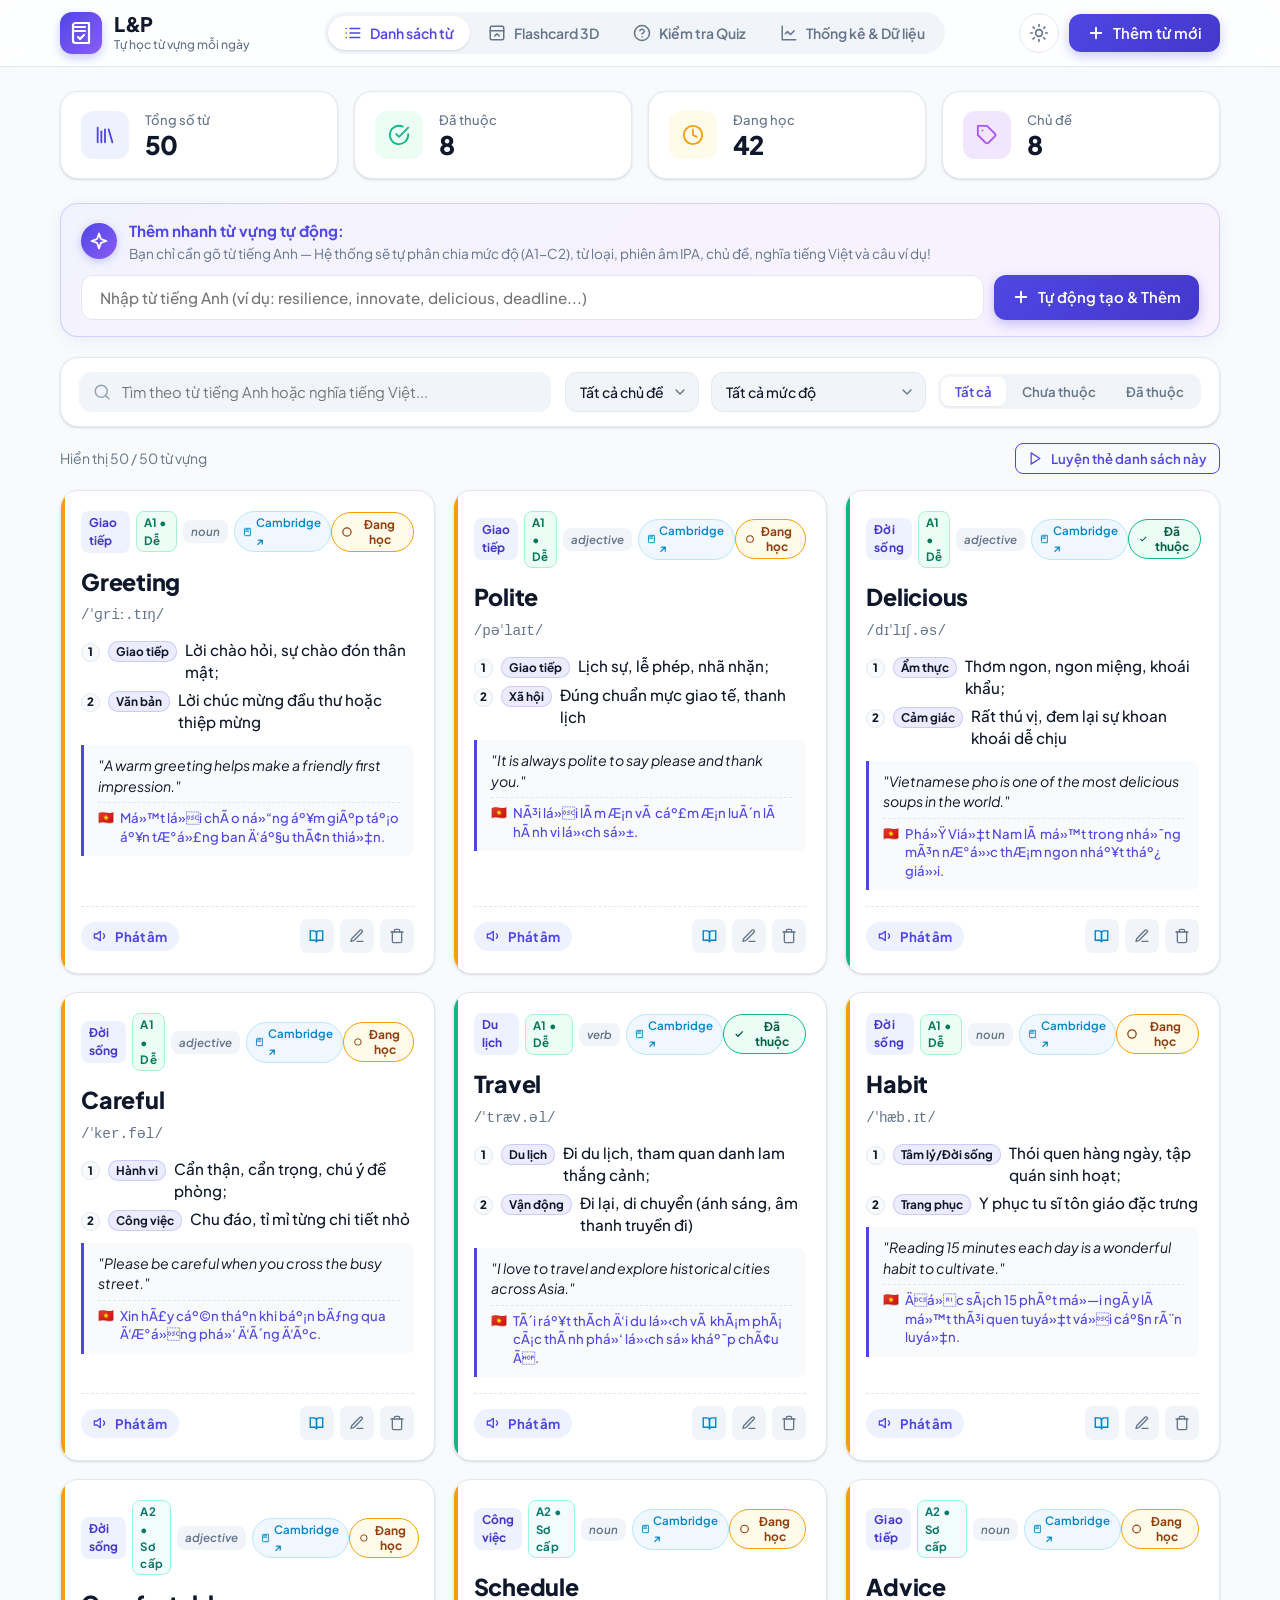
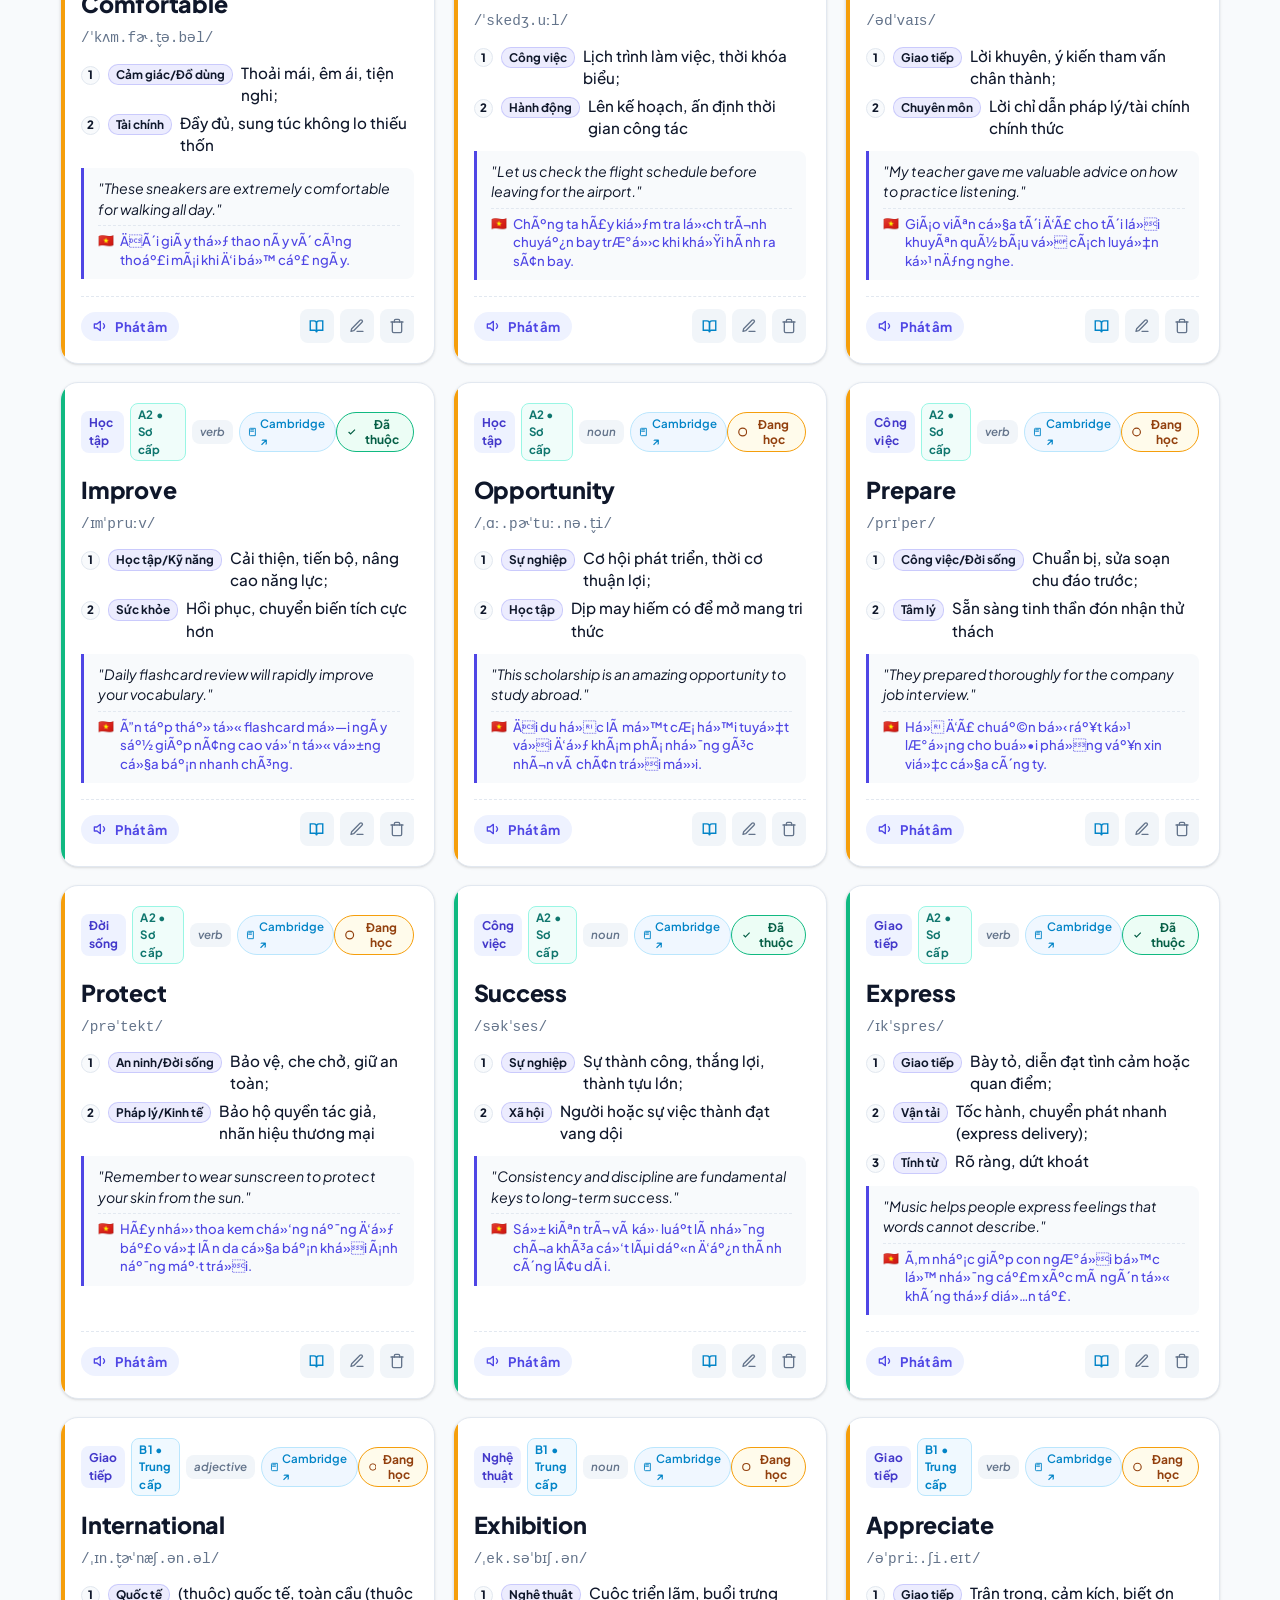
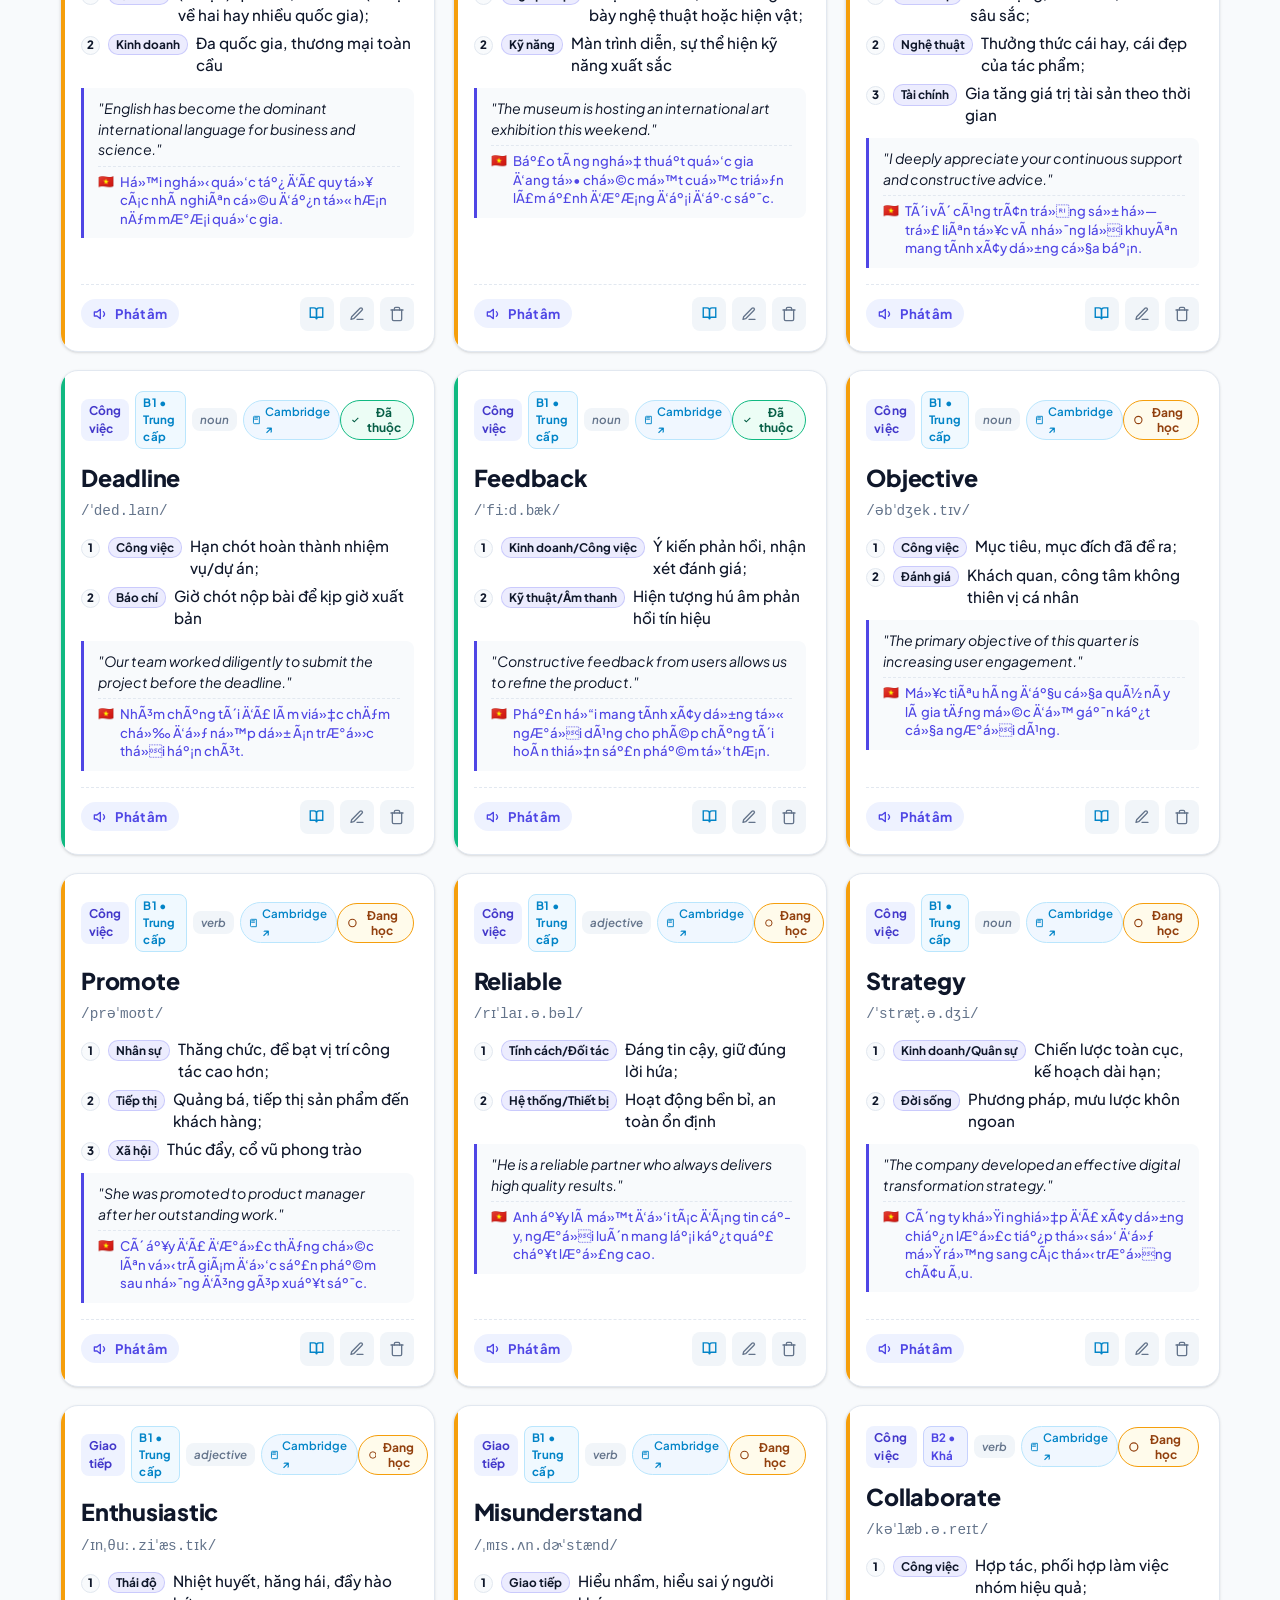
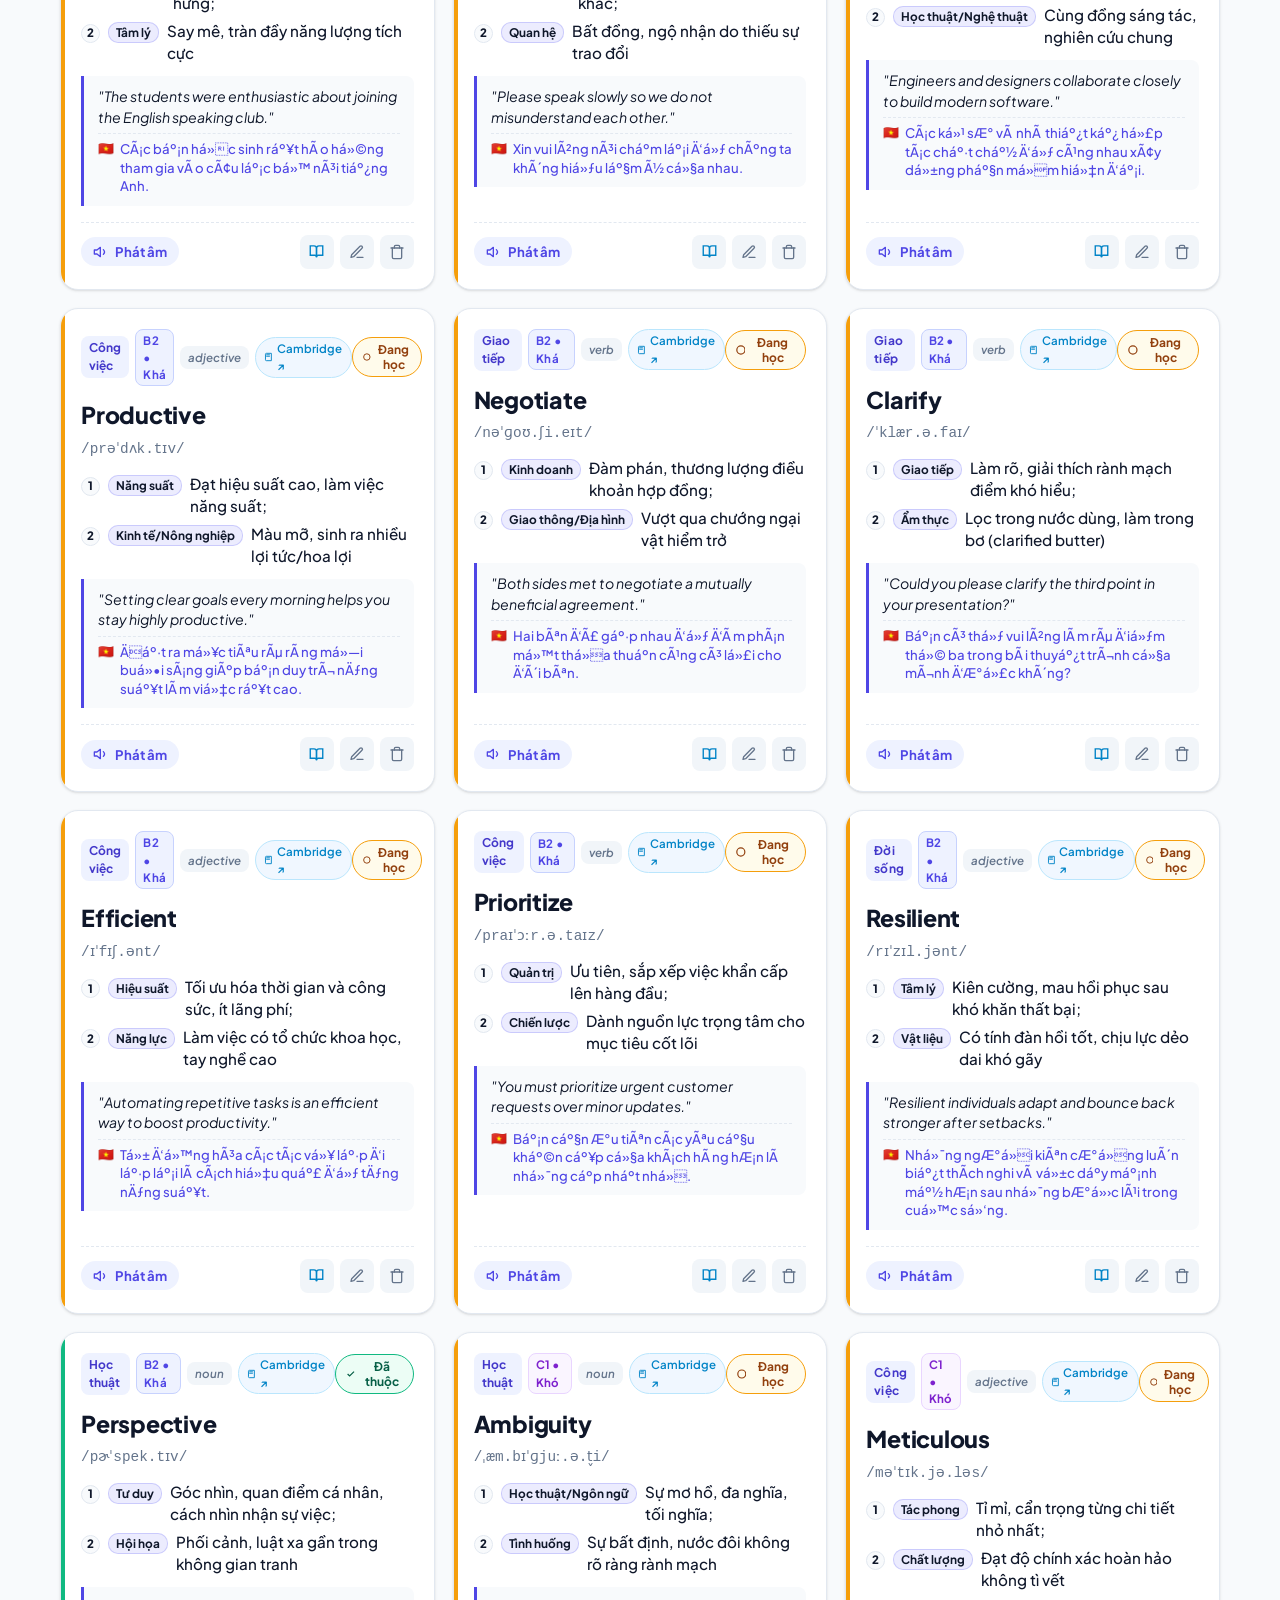
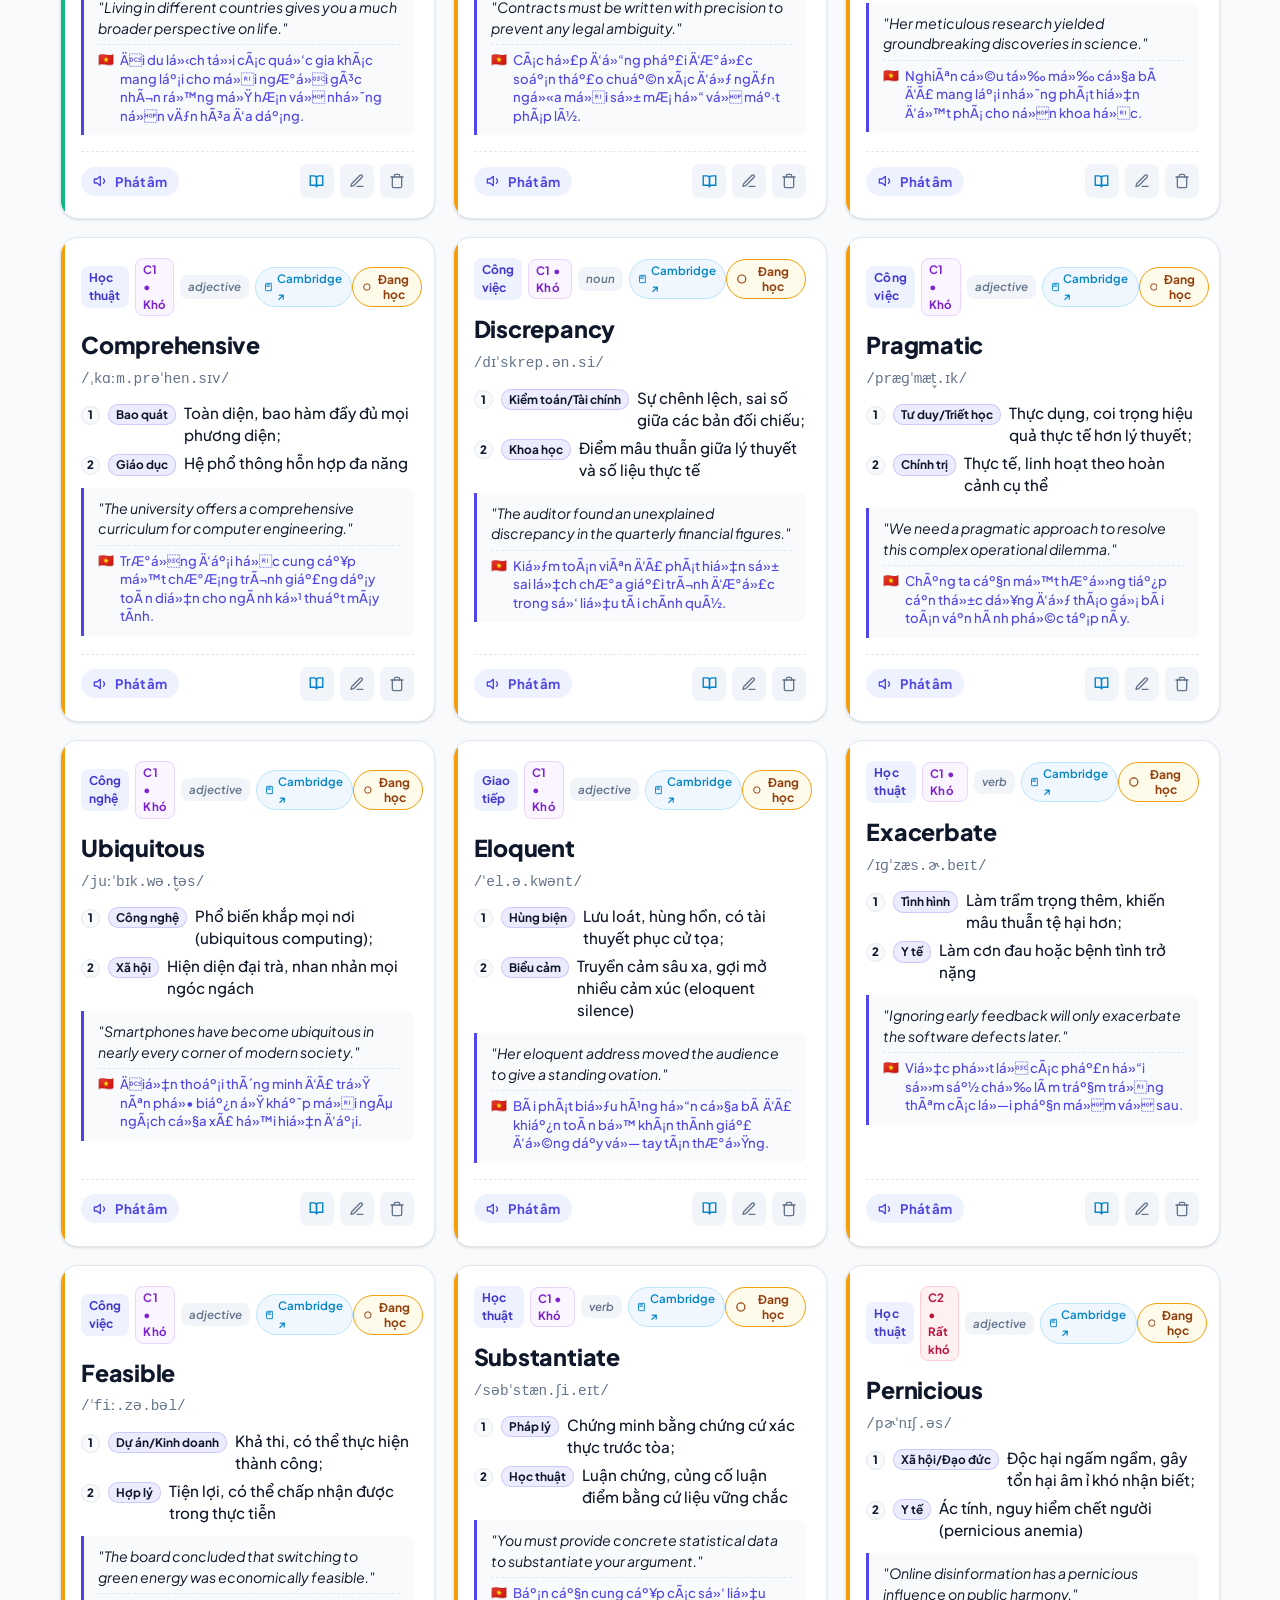
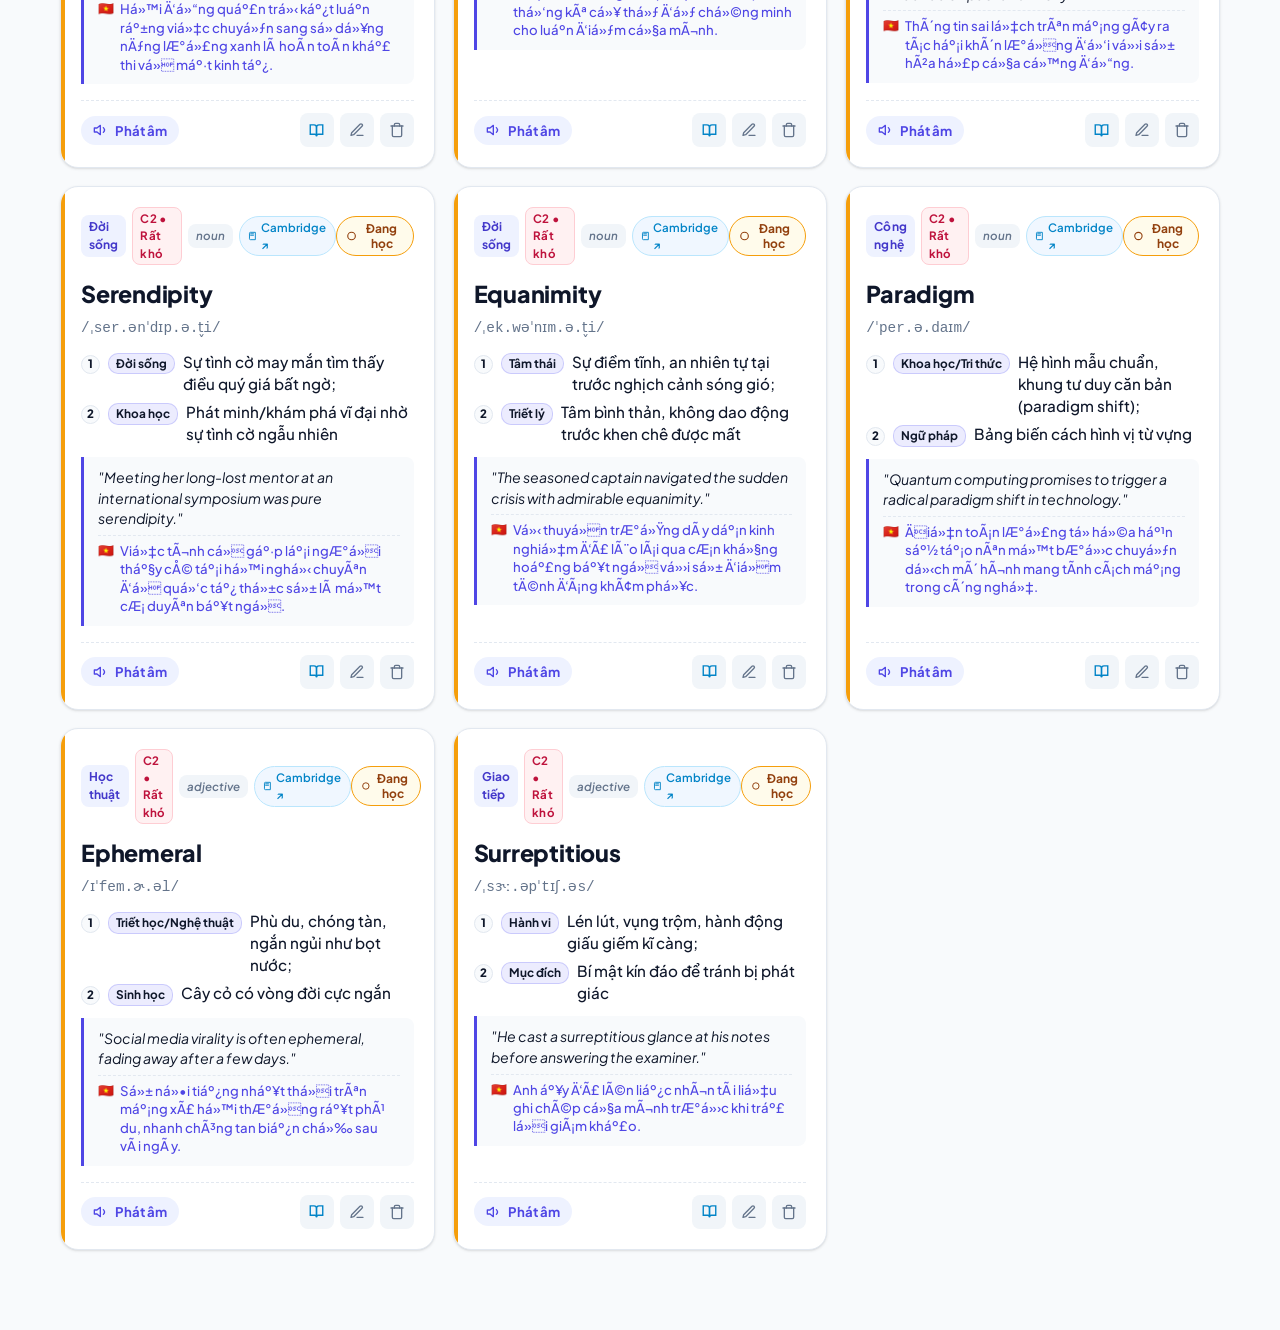
<file: english/index.html>
<!DOCTYPE html>
<html lang="vi" data-theme="light">
<head>
  <meta charset="UTF-8">
  <meta name="viewport" content="width=device-width, initial-scale=1.0">
  <title> L & P </title>
  <link rel="preconnect" href="https://fonts.googleapis.com">
  <link rel="preconnect" href="https://fonts.gstatic.com" crossorigin>
  <link href="https://fonts.googleapis.com/css2?family=Plus+Jakarta+Sans:wght@400;500;600;700;800&display=swap" rel="stylesheet">
  <link rel="stylesheet" href="style.css">
</head>
<body>
  <!-- Header / Navigation -->
  <header class="app-header">
    <div class="header-container">
      <div class="brand">
        <div class="brand-icon">
          <svg width="24" height="24" viewBox="0 0 24 24" fill="none" stroke="currentColor" stroke-width="2.2" stroke-linecap="round" stroke-linejoin="round">
            <path d="M4 19.5v-15A2.5 2.5 0 0 1 6.5 2H20v20H6.5a2.5 2.5 0 0 1-2.5-2.5Z"/>
            <path d="M6 6h10"/>
            <path d="M6 10h10"/>
            <path d="m9 16 2 2 4-4"/>
          </svg>
        </div>
        <div class="brand-text">
          <h1> L&P </P> <span></span></h1>
          <p>Tự học từ vựng mỗi ngày</p>
        </div>
      </div>

      <nav class="desktop-nav" aria-label="Menu chính">
        <button class="nav-tab active" data-tab="vocab-list">
          <svg width="18" height="18" viewBox="0 0 24 24" fill="none" stroke="currentColor" stroke-width="2" stroke-linecap="round" stroke-linejoin="round">
            <line x1="8" y1="6" x2="21" y2="6"/>
            <line x1="8" y1="12" x2="21" y2="12"/>
            <line x1="8" y1="18" x2="21" y2="18"/>
            <line x1="3" y1="6" x2="3.01" y2="6"/>
            <line x1="3" y1="12" x2="3.01" y2="12"/>
            <line x1="3" y1="18" x2="3.01" y2="18"/>
          </svg>
          <span>Danh sách từ</span>
        </button>
        <button class="nav-tab" data-tab="flashcard">
          <svg width="18" height="18" viewBox="0 0 24 24" fill="none" stroke="currentColor" stroke-width="2" stroke-linecap="round" stroke-linejoin="round">
            <rect width="18" height="18" x="3" y="3" rx="2"/>
            <path d="M3 9h18"/>
            <path d="m9 16 3-3 3 3"/>
          </svg>
          <span>Flashcard 3D</span>
        </button>
        <button class="nav-tab" data-tab="quiz">
          <svg width="18" height="18" viewBox="0 0 24 24" fill="none" stroke="currentColor" stroke-width="2" stroke-linecap="round" stroke-linejoin="round">
            <circle cx="12" cy="12" r="10"/>
            <path d="M9.09 9a3 3 0 0 1 5.83 1c0 2-3 3-3 3"/>
            <line x1="12" y1="17" x2="12.01" y2="17"/>
          </svg>
          <span>Kiểm tra Quiz</span>
        </button>
        <button class="nav-tab" data-tab="stats">
          <svg width="18" height="18" viewBox="0 0 24 24" fill="none" stroke="currentColor" stroke-width="2" stroke-linecap="round" stroke-linejoin="round">
            <path d="M3 3v18h18"/>
            <path d="m19 9-5 5-4-4-3 3"/>
          </svg>
          <span>Thống kê & Dữ liệu</span>
        </button>
      </nav>

      <div class="header-actions">
        <button id="themeToggleBtn" class="icon-btn" title="Chuyển đổi giao diện Sáng / Tối" aria-label="Toggle theme">
          <svg class="sun-icon" width="20" height="20" viewBox="0 0 24 24" fill="none" stroke="currentColor" stroke-width="2" stroke-linecap="round" stroke-linejoin="round">
            <circle cx="12" cy="12" r="4"/>
            <path d="M12 2v2"/>
            <path d="M12 20v2"/>
            <path d="m4.93 4.93 1.41 1.41"/>
            <path d="m17.66 17.66 1.41 1.41"/>
            <path d="M2 12h2"/>
            <path d="M20 12h2"/>
            <path d="m6.34 17.66-1.41 1.41"/>
            <path d="m19.07 4.93-1.41 1.41"/>
          </svg>
          <svg class="moon-icon" width="20" height="20" viewBox="0 0 24 24" fill="none" stroke="currentColor" stroke-width="2" stroke-linecap="round" stroke-linejoin="round">
            <path d="M12 3a6 6 0 0 0 9 9 9 9 0 1 1-9-9Z"/>
          </svg>
        </button>
        <button id="openAddModalBtn" class="btn btn-primary">
          <svg width="18" height="18" viewBox="0 0 24 24" fill="none" stroke="currentColor" stroke-width="2.5" stroke-linecap="round" stroke-linejoin="round">
            <line x1="12" y1="5" x2="12" y2="19"/>
            <line x1="5" y1="12" x2="19" y2="12"/>
          </svg>
          <span>Thêm từ mới</span>
        </button>
      </div>
    </div>
  </header>

  <!-- Main Content Container -->
  <main class="main-container">

    <!-- ==================== TAB 1: DANH SÁCH TỪ VỰNG ==================== -->
    <section id="vocab-list-section" class="tab-section active">
      <!-- Dashboard Stats -->
      <div class="stats-overview-grid">
        <div class="stat-card total-stat">
          <div class="stat-icon">
            <svg width="22" height="22" viewBox="0 0 24 24" fill="none" stroke="currentColor" stroke-width="2" stroke-linecap="round" stroke-linejoin="round">
              <path d="m16 6 4 14"/>
              <path d="M12 6v14"/>
              <path d="M8 8v12"/>
              <path d="M4 4v16"/>
            </svg>
          </div>
          <div class="stat-info">
            <span class="stat-label">Tổng số từ</span>
            <span class="stat-value" id="statTotalWords">0</span>
          </div>
        </div>

        <div class="stat-card mastered-stat">
          <div class="stat-icon">
            <svg width="22" height="22" viewBox="0 0 24 24" fill="none" stroke="currentColor" stroke-width="2" stroke-linecap="round" stroke-linejoin="round">
              <path d="M22 11.08V12a10 10 0 1 1-5.93-9.14"/>
              <polyline points="22 4 12 14.01 9 11.01"/>
            </svg>
          </div>
          <div class="stat-info">
            <span class="stat-label">Đã thuộc</span>
            <span class="stat-value" id="statMasteredWords">0</span>
          </div>
        </div>

        <div class="stat-card learning-stat">
          <div class="stat-icon">
            <svg width="22" height="22" viewBox="0 0 24 24" fill="none" stroke="currentColor" stroke-width="2" stroke-linecap="round" stroke-linejoin="round">
              <circle cx="12" cy="12" r="10"/>
              <polyline points="12 6 12 12 16 14"/>
            </svg>
          </div>
          <div class="stat-info">
            <span class="stat-label">Đang học</span>
            <span class="stat-value" id="statLearningWords">0</span>
          </div>
        </div>

        <div class="stat-card topics-stat">
          <div class="stat-icon">
            <svg width="22" height="22" viewBox="0 0 24 24" fill="none" stroke="currentColor" stroke-width="2" stroke-linecap="round" stroke-linejoin="round">
              <path d="M20.59 13.41l-7.17 7.17a2 2 0 0 1-2.83 0L2 12V2h10l8.59 8.59a2 2 0 0 1 0 2.82z"/>
              <line x1="7" y1="7" x2="7.01" y2="7"/>
            </svg>
          </div>
          <div class="stat-info">
            <span class="stat-label">Chủ đề</span>
            <span class="stat-value" id="statTopicCount">0</span>
          </div>
        </div>
      </div>

      <!-- Quick Auto-Add Bar (Chỉ cần gõ từ tiếng Anh) -->
      <div class="quick-add-card">
        <div class="quick-add-header">
          <div class="magic-sparkle-icon">
            <svg width="20" height="20" viewBox="0 0 24 24" fill="none" stroke="currentColor" stroke-width="2.2" stroke-linecap="round" stroke-linejoin="round">
              <path d="m12 3-1.9 5.8a2 2 0 0 1-1.3 1.3L3 12l5.8 1.9a2 2 0 0 1 1.3 1.3L12 21l1.9-5.8a2 2 0 0 1 1.3-1.3L21 12l-5.8-1.9a2 2 0 0 1-1.3-1.3Z"/>
            </svg>
          </div>
          <div class="quick-add-desc">
            <strong>Thêm nhanh từ vựng tự động:</strong>
            <span>Bạn chỉ cần gõ từ tiếng Anh — Hệ thống sẽ tự phân chia mức độ (A1-C2), từ loại, phiên âm IPA, chủ đề, nghĩa tiếng Việt và câu ví dụ!</span>
          </div>
        </div>
        <form id="quickAddForm" class="quick-add-form">
          <div class="quick-add-input-wrapper">
            <input type="text" id="quickAddInput" placeholder="Nhập từ tiếng Anh (ví dụ: resilience, innovate, delicious, deadline...)" autocomplete="off" required>
          </div>
          <button type="submit" id="quickAddBtn" class="btn btn-primary">
            <svg width="18" height="18" viewBox="0 0 24 24" fill="none" stroke="currentColor" stroke-width="2.5" stroke-linecap="round" stroke-linejoin="round">
              <line x1="12" y1="5" x2="12" y2="19"/>
              <line x1="5" y1="12" x2="19" y2="12"/>
            </svg>
            <span>Tự động tạo & Thêm</span>
          </button>
        </form>
      </div>

      <!-- Filters & Search Toolbar -->
      <div class="toolbar-card">
        <div class="search-input-wrapper">
          <svg class="search-icon" width="18" height="18" viewBox="0 0 24 24" fill="none" stroke="currentColor" stroke-width="2" stroke-linecap="round" stroke-linejoin="round">
            <circle cx="11" cy="11" r="8"/>
            <line x1="21" y1="21" x2="16.65" y2="16.65"/>
          </svg>
          <input type="text" id="searchInput" placeholder="Tìm theo từ tiếng Anh hoặc nghĩa tiếng Việt..." autocomplete="off">
          <button id="clearSearchBtn" class="clear-btn" title="Xóa tìm kiếm" style="display: none;">&times;</button>
        </div>

        <div class="filter-controls">
          <div class="select-wrapper">
            <label for="topicFilterSelect" class="sr-only">Lọc theo chủ đề</label>
            <select id="topicFilterSelect">
              <option value="ALL">Tất cả chủ đề</option>
            </select>
          </div>

          <div class="select-wrapper">
            <label for="levelFilterSelect" class="sr-only">Lọc theo mức độ</label>
            <select id="levelFilterSelect">
              <option value="ALL">Tất cả mức độ</option>
              <option value="A1">A1 • Dễ (Cơ bản)</option>
              <option value="A2">A2 • Dễ (Sơ cấp)</option>
              <option value="B1">B1 • Trung bình</option>
              <option value="B2">B2 • Khá (Tự tin)</option>
              <option value="C1">C1 • Khó (Nâng cao)</option>
              <option value="C2">C2 • Rất khó (Thành thạo)</option>
            </select>
          </div>

          <div class="status-segmented-control" role="radiogroup" aria-label="Lọc theo trạng thái học">
            <button class="segment-btn active" data-status="ALL">Tất cả</button>
            <button class="segment-btn" data-status="learning">Chưa thuộc</button>
            <button class="segment-btn" data-status="mastered">Đã thuộc</button>
          </div>
        </div>
      </div>

      <!-- Results Count Info -->
      <div class="results-info-bar">
        <span id="resultsCountText">Hiển thị  từ</span>
        <button id="quickPracticeBtn" class="btn btn-sm btn-outline">
          <svg width="15" height="15" viewBox="0 0 24 24" fill="none" stroke="currentColor" stroke-width="2" stroke-linecap="round" stroke-linejoin="round">
            <polygon points="5 3 19 12 5 21 5 3"/>
          </svg>
          <span>Luyện thẻ danh sách này</span>
        </button>
      </div>

      <!-- Vocab Card Grid -->
      <div id="vocabCardGrid" class="vocab-grid">
        <!-- Rendered dynamically via JavaScript -->
      </div>

      <!-- Empty State -->
      <div id="emptyVocabState" class="empty-state" style="display: none;">
        <div class="empty-icon">
          <svg width="56" height="56" viewBox="0 0 24 24" fill="none" stroke="currentColor" stroke-width="1.5" stroke-linecap="round" stroke-linejoin="round">
            <circle cx="11" cy="11" r="8"/>
            <line x1="21" y1="21" x2="16.65" y2="16.65"/>
            <line x1="8" y1="11" x2="14" y2="11"/>
          </svg>
        </div>
        <h3>Không tìm thấy từ vựng nào</h3>
        <p>Hãy thử thay đổi từ khóa tìm kiếm hoặc chọn bộ lọc khác.</p>
        <button id="resetFiltersBtn" class="btn btn-secondary">Đặt lại bộ lọc</button>
      </div>
    </section>

    <!-- ==================== TAB 2: FLASHCARD 3D ==================== -->
    <section id="flashcard-section" class="tab-section">
      <div class="flashcard-wrapper">
        <!-- Flashcard Header Bar -->
        <div class="flashcard-header">
          <div class="flashcard-filter-group">
            <label for="flashcardTopicSelect" class="filter-label">Chủ đề:</label>
            <select id="flashcardTopicSelect" class="compact-select">
              <option value="ALL">Tất cả chủ đề</option>
            </select>

            <label for="flashcardLevelSelect" class="filter-label">Mức độ:</label>
            <select id="flashcardLevelSelect" class="compact-select">
              <option value="ALL">Tất cả mức độ</option>
              <option value="A1">A1 (Dễ)</option>
              <option value="A2">A2 (Sơ cấp)</option>
              <option value="B1">B1 (Trung bình)</option>
              <option value="B2">B2 (Khá)</option>
              <option value="C1">C1 (Khó)</option>
              <option value="C2">C2 (Nâng cao)</option>
            </select>

            <label for="flashcardStatusSelect" class="filter-label">Trạng thái:</label>
            <select id="flashcardStatusSelect" class="compact-select">
              <option value="ALL">Tất cả từ</option>
              <option value="learning" selected>Chỉ từ chưa thuộc</option>
              <option value="mastered">Từ đã thuộc</option>
            </select>
          </div>

          <div class="flashcard-meta">
            <span class="card-counter" id="flashcardCounter">Thẻ 1 / 15</span>
            <button id="shuffleCardsBtn" class="btn btn-sm btn-ghost" title="Xáo trộn ngẫu nhiên thứ tự thẻ">
              <svg width="16" height="16" viewBox="0 0 24 24" fill="none" stroke="currentColor" stroke-width="2" stroke-linecap="round" stroke-linejoin="round">
                <path d="M2 18h1.4c1.3 0 2.5-.6 3.3-1.7l6.1-8.6c.7-1.1 2-1.7 3.3-1.7H22"/>
                <path d="m18 2 4 4-4 4"/>
                <path d="M2 6h1.9c1.5 0 2.9.9 3.6 2.2"/>
                <path d="M22 18h-5.9c-1.3 0-2.5-.7-3.3-1.8l-.5-.7"/>
                <path d="m18 14 4 4-4 4"/>
              </svg>
              <span>Xáo trộn</span>
            </button>
          </div>
        </div>

        <!-- Flashcard Progress Bar -->
        <div class="progress-bar-container">
          <div class="progress-bar-fill" id="flashcardProgressBar" style="width: 0%;"></div>
        </div>

        <!-- 3D Flashcard Container -->
        <div class="card-stage">
          <div id="flashcardElement" class="flashcard" tabindex="0" role="button" aria-label="Thẻ ghi nhớ từ vựng. Nhấn phím cách hoặc nhấp chuột để lật">
            <!-- Mặt trước (Front) -->
            <div class="card-face card-front">
              <div class="card-top-row">
                <div class="tags-group">
                  <span class="topic-tag" id="fcFrontTopic">Giao tiếp</span>
                  <span class="level-badge level-a1" id="fcFrontLevel">A1 • Dễ</span>
                  <span class="pos-badge" id="fcFrontPos">noun</span>
                </div>
              </div>
              <div class="card-center">
                <h2 class="card-word" id="fcFrontWord">Greeting</h2>
                <p class="card-phonetic" id="fcFrontPhonetic">/ˈɡriː.tɪŋ/</p>
                <button id="fcSpeakFrontBtn" class="audio-speak-btn" title="Nghe phát âm từ này" aria-label="Nghe phát âm">
                  <svg width="22" height="22" viewBox="0 0 24 24" fill="none" stroke="currentColor" stroke-width="2" stroke-linecap="round" stroke-linejoin="round">
                    <polygon points="11 5 6 9 2 9 2 15 6 15 11 19 11 5"/>
                    <path d="M15.54 8.46a5 5 0 0 1 0 7.07"/>
                    <path d="M19.07 4.93a10 10 0 0 1 0 14.14"/>
                  </svg>
                  <span>Nghe phát âm chuẩn</span>
                </button>
              </div>
              <div class="card-bottom-row">
                <span class="flip-hint">
                  <svg width="15" height="15" viewBox="0 0 24 24" fill="none" stroke="currentColor" stroke-width="2" stroke-linecap="round" stroke-linejoin="round">
                    <path d="M3 12a9 9 0 0 1 9-9 9.75 9.75 0 0 1 6.74 2.74L21 8"/>
                    <path d="M21 3v5h-5"/>
                    <path d="M21 12a9 9 0 0 1-9 9 9.75 9.75 0 0 1-6.74-2.74L3 16"/>
                    <path d="M8 16H3v5"/>
                  </svg>
                  Nhấp vào thẻ để xem nghĩa tiếng Việt & ví dụ
                </span>
              </div>
            </div>

            <!-- Mặt sau (Back) -->
            <div class="card-face card-back">
              <div class="card-top-row">
                <div class="tags-group">
                  <span class="topic-tag" id="fcBackTopic">Giao tiếp</span>
                  <span class="level-badge level-a1" id="fcBackLevel">A1 • Dễ</span>
                </div>
                <span class="card-status-pill" id="fcBackStatus">Chưa thuộc</span>
              </div>
              <div class="card-center">
                <div class="back-word-sub" id="fcBackWord">Greeting</div>
                <h3 class="card-meaning" id="fcBackMeaning">Lời chào hỏi</h3>
                <div class="example-box">
                  <span class="example-label">Câu ví dụ:</span>
                  <p class="example-text" id="fcBackExample">"A warm greeting helps make a good first impression."</p>
                  <p class="example-vi-text" id="fcBackExampleVi">"Một lời chào nồng ấm giúp tạo ấn tượng ban đầu thân thiện."</p>
                  <button id="fcSpeakExampleBtn" class="audio-example-btn" title="Nghe câu ví dụ" aria-label="Nghe câu ví dụ">
                    <svg width="16" height="16" viewBox="0 0 24 24" fill="none" stroke="currentColor" stroke-width="2" stroke-linecap="round" stroke-linejoin="round">
                      <polygon points="11 5 6 9 2 9 2 15 6 15 11 19 11 5"/>
                      <path d="M15.54 8.46a5 5 0 0 1 0 7.07"/>
                    </svg>
                    <span>Nghe câu</span>
                  </button>
                </div>
                <div class="fc-cambridge-bar">
                  <a id="fcCambridgeLink" href="https://dictionary.cambridge.org/dictionary/english-vietnamese/" target="_blank" rel="noopener noreferrer" class="fc-cambridge-link" title="Mở định nghĩa chuẩn trên Cambridge Dictionary">
                    <svg width="13" height="13" viewBox="0 0 24 24" fill="none" stroke="currentColor" stroke-width="2"><path d="M4 19.5v-15A2.5 2.5 0 0 1 6.5 2H20v20H6.5a2.5 2.5 0 0 1-2.5-2.5Z"/><path d="M6 6h10"/><path d="M6 10h10"/></svg>
                    <span>Tra từ điển <strong>Cambridge Dictionary</strong> ↗</span>
                  </a>
                </div>
              </div>
              <div class="card-bottom-row">
                <span class="flip-hint">
                  <svg width="15" height="15" viewBox="0 0 24 24" fill="none" stroke="currentColor" stroke-width="2" stroke-linecap="round" stroke-linejoin="round">
                    <path d="M3 12a9 9 0 0 1 9-9 9.75 9.75 0 0 1 6.74 2.74L21 8"/>
                    <path d="M21 3v5h-5"/>
                    <path d="M21 12a9 9 0 0 1-9 9 9.75 9.75 0 0 1-6.74-2.74L3 16"/>
                    <path d="M8 16H3v5"/>
                  </svg>
                  Nhấp để lật lại mặt trước
                </span>
              </div>
            </div>
          </div>
        </div>

        <!-- Flashcard Controls -->
        <div class="flashcard-actions">
          <button id="fcPrevBtn" class="btn btn-secondary nav-card-btn" title="Thẻ trước (Phím ←)">
            <svg width="20" height="20" viewBox="0 0 24 24" fill="none" stroke="currentColor" stroke-width="2" stroke-linecap="round" stroke-linejoin="round">
              <line x1="19" y1="12" x2="5" y2="12"/>
              <polyline points="12 19 5 12 12 5"/>
            </svg>
            <span>Trước</span>
          </button>

          <button id="fcLearningBtn" class="btn btn-learning study-btn" title="Đánh dấu chưa thuộc (Phím 1)">
            <svg width="20" height="20" viewBox="0 0 24 24" fill="none" stroke="currentColor" stroke-width="2" stroke-linecap="round" stroke-linejoin="round">
              <circle cx="12" cy="12" r="10"/>
              <line x1="15" y1="9" x2="9" y2="15"/>
              <line x1="9" y1="9" x2="15" y2="15"/>
            </svg>
            <span>Chưa thuộc</span>
          </button>

          <button id="fcMasteredBtn" class="btn btn-mastered study-btn" title="Đánh dấu đã thuộc (Phím 2)">
            <svg width="20" height="20" viewBox="0 0 24 24" fill="none" stroke="currentColor" stroke-width="2" stroke-linecap="round" stroke-linejoin="round">
              <path d="M22 11.08V12a10 10 0 1 1-5.93-9.14"/>
              <polyline points="22 4 12 14.01 9 11.01"/>
            </svg>
            <span>Đã thuộc</span>
          </button>

          <button id="fcNextBtn" class="btn btn-secondary nav-card-btn" title="Thẻ tiếp theo (Phím →)">
            <span>Tiếp theo</span>
            <svg width="20" height="20" viewBox="0 0 24 24" fill="none" stroke="currentColor" stroke-width="2" stroke-linecap="round" stroke-linejoin="round">
              <line x1="5" y1="12" x2="19" y2="12"/>
              <polyline points="12 5 19 12 12 19"/>
            </svg>
          </button>
        </div>

        <div class="keyboard-hints">
          <span>Phím tắt:</span>
          <kbd>Space</kbd> Lật thẻ &bull; <kbd>←</kbd> <kbd>→</kbd> Chuyển thẻ &bull; <kbd>1</kbd> Chưa thuộc &bull; <kbd>2</kbd> Đã thuộc
        </div>

        <!-- Empty Flashcards State -->
        <div id="emptyFlashcardsState" class="empty-state" style="display: none;">
          <div class="empty-icon success-icon">
            <svg width="56" height="56" viewBox="0 0 24 24" fill="none" stroke="currentColor" stroke-width="1.5" stroke-linecap="round" stroke-linejoin="round">
              <path d="M12 2v20"/>
              <path d="m17 5-5-3-5 3"/>
              <path d="m17 19-5 3-5-3"/>
              <path d="M2 12h20"/>
            </svg>
          </div>
          <h3>Không có thẻ nào phù hợp</h3>
          <p id="emptyFlashcardMsg">Bạn đã thuộc hết các từ trong danh mục này hoặc chưa có từ nào!</p>
          <button id="fcViewAllBtn" class="btn btn-primary">Xem tất cả từ</button>
        </div>
      </div>
    </section>

    <!-- ==================== TAB 3: QUIZ KIỂM TRA ==================== -->
    <section id="quiz-section" class="tab-section">
      <div class="quiz-wrapper">
        <!-- 3A. Quiz Setup Screen -->
        <div id="quizSetupScreen" class="quiz-screen active">
          <div class="quiz-hero-card">
            <div class="quiz-hero-icon">
              <svg width="44" height="44" viewBox="0 0 24 24" fill="none" stroke="currentColor" stroke-width="2" stroke-linecap="round" stroke-linejoin="round">
                <circle cx="12" cy="8" r="6"/>
                <path d="M15.477 12.89 17 22l-5-3-5 3 1.523-9.11"/>
              </svg>
            </div>
            <h2>Kiểm Tra Từ Vựng Thông Minh</h2>
            <p>Hệ thống tự động tạo câu hỏi trắc nghiệm 4 đáp án từ kho từ vựng của bạn để kiểm tra khả năng ghi nhớ.</p>

            <div class="quiz-config-grid">
              <div class="config-item">
                <label for="quizTopicSelect">Chọn chủ đề kiểm tra:</label>
                <select id="quizTopicSelect">
                  <option value="ALL">Tất cả chủ đề</option>
                </select>
              </div>

              <div class="config-item">
                <label for="quizLevelSelect">Mức độ thử thách:</label>
                <select id="quizLevelSelect">
                  <option value="ALL">Tất cả mức độ (Trộn lẫn)</option>
                  <option value="EASY">Dễ (A1 - A2)</option>
                  <option value="MEDIUM">Trung bình (B1 - B2)</option>
                  <option value="HARD">Khó & Nâng cao (C1 - C2)</option>
                </select>
              </div>

              <div class="config-item">
                <label for="quizTypeSelect">Dạng câu hỏi:</label>
                <select id="quizTypeSelect">
                  <option value="en-to-vi">Từ tiếng Anh &rarr; Chọn nghĩa tiếng Việt</option>
                  <option value="vi-to-en">Nghĩa tiếng Việt &rarr; Chọn từ tiếng Anh</option>
                  <option value="mixed">Trộn lẫn cả 2 dạng câu hỏi</option>
                </select>
              </div>

              <div class="config-item">
                <label for="quizCountSelect">Số lượng câu hỏi:</label>
                <select id="quizCountSelect">
                  <option value="5">5 câu (Nhanh)</option>
                  <option value="10" selected>10 câu (Tiêu chuẩn)</option>
                  <option value="15">15 câu (Đầy đủ)</option>
                  <option value="ALL">Toàn bộ kho từ</option>
                </select>
              </div>
            </div>

            <button id="startQuizBtn" class="btn btn-primary btn-lg start-quiz-btn">
              <svg width="20" height="20" viewBox="0 0 24 24" fill="none" stroke="currentColor" stroke-width="2" stroke-linecap="round" stroke-linejoin="round">
                <polygon points="5 3 19 12 5 21 5 3"/>
              </svg>
              <span>Bắt đầu làm bài kiểm tra</span>
            </button>
          </div>
        </div>

        <!-- 3B. Active Quiz Playing Screen -->
        <div id="quizPlayScreen" class="quiz-screen">
          <div class="quiz-header-bar">
            <div class="quiz-info-left">
              <span class="quiz-tag" id="quizCurrentTopic">Giao tiếp</span>
              <span class="quiz-counter" id="quizQuestionCounter">Câu 1 / 10</span>
            </div>
            <div class="quiz-info-right">
              <span class="score-pill">
                <svg width="16" height="16" viewBox="0 0 24 24" fill="none" stroke="currentColor" stroke-width="2" stroke-linecap="round" stroke-linejoin="round">
                  <circle cx="12" cy="12" r="10"/>
                  <polyline points="12 6 12 12 16 14"/>
                </svg>
                Điểm: <strong id="quizCurrentScore">0</strong>
              </span>
              <button id="quitQuizBtn" class="btn btn-sm btn-ghost" title="Dừng bài kiểm tra">Thoát</button>
            </div>
          </div>

          <div class="progress-bar-container">
            <div class="progress-bar-fill" id="quizProgressBar" style="width: 10%;"></div>
          </div>

          <!-- Question Box -->
          <div class="quiz-question-box">
            <div class="question-prompt-header">
              <span class="question-type-badge" id="quizPromptType">Từ tiếng Anh nghĩa là gì?</span>
              <button id="quizSpeakBtn" class="audio-btn-circle" title="Phát âm từ vựng này" aria-label="Nghe câu hỏi">
                <svg width="20" height="20" viewBox="0 0 24 24" fill="none" stroke="currentColor" stroke-width="2" stroke-linecap="round" stroke-linejoin="round">
                  <polygon points="11 5 6 9 2 9 2 15 6 15 11 19 11 5"/>
                  <path d="M15.54 8.46a5 5 0 0 1 0 7.07"/>
                </svg>
              </button>
            </div>

            <div class="question-main-text" id="quizQuestionText">Greeting</div>
            <div class="question-sub-info" id="quizQuestionSub">/ˈɡriː.tɪŋ/ &bull; noun</div>
          </div>

          <!-- 4 Options Grid -->
          <div class="quiz-options-grid" id="quizOptionsContainer">
            <!-- Options dynamically generated -->
          </div>

          <!-- Feedback Bar -->
          <div id="quizFeedbackBox" class="quiz-feedback-box" style="display: none;">
            <div class="feedback-content">
              <div class="feedback-icon" id="feedbackIcon"></div>
              <div class="feedback-text">
                <strong id="feedbackTitle">Chính xác!</strong>
                <p id="feedbackDesc">Greeting: Lời chào hỏi</p>
              </div>
            </div>
            <button id="nextQuestionBtn" class="btn btn-primary">
              <span>Câu tiếp theo</span>
              <svg width="18" height="18" viewBox="0 0 24 24" fill="none" stroke="currentColor" stroke-width="2" stroke-linecap="round" stroke-linejoin="round">
                <line x1="5" y1="12" x2="19" y2="12"/>
                <polyline points="12 5 19 12 12 19"/>
              </svg>
            </button>
          </div>
        </div>

        <!-- 3C. Quiz Result Screen -->
        <div id="quizResultScreen" class="quiz-screen">
          <div class="quiz-result-card">
            <div class="result-badge-icon" id="resultEmoji">🏆</div>
            <h2 id="resultTitle">Hoàn thành bài kiểm tra!</h2>
            <p id="resultSubtitle">Bạn đã nỗ lực rất tốt hôm nay!</p>

            <div class="score-circle-container">
              <div class="score-circle">
                <span class="score-number" id="resultScoreText">9/10</span>
                <span class="score-percent" id="resultPercentText">90%</span>
              </div>
            </div>

            <div class="result-stats-summary">
              <div class="res-stat-box correct-box">
                <span class="res-num" id="resultCorrectCount">9</span>
                <span class="res-lbl">Câu đúng</span>
              </div>
              <div class="res-stat-box wrong-box">
                <span class="res-num" id="resultWrongCount">1</span>
                <span class="res-lbl">Câu sai</span>
              </div>
              <div class="res-stat-box rate-box">
                <span class="res-num" id="resultAccuracyRate">90%</span>
                <span class="res-lbl">Độ chính xác</span>
              </div>
            </div>

            <!-- Review Wrong Answers -->
            <div class="quiz-review-section">
              <h3>Xem lại câu trả lời:</h3>
              <div class="review-list" id="quizReviewList">
                <!-- Dynamically generated list -->
              </div>
            </div>

            <div class="result-actions">
              <button id="retryQuizBtn" class="btn btn-primary btn-lg">
                <svg width="18" height="18" viewBox="0 0 24 24" fill="none" stroke="currentColor" stroke-width="2" stroke-linecap="round" stroke-linejoin="round">
                  <path d="M21 12a9 9 0 0 0-9-9 9.75 9.75 0 0 0-6.74 2.74L3 8"/>
                  <path d="M3 3v5h5"/>
                  <path d="M3 12a9 9 0 0 0 9 9 9.75 9.75 0 0 0 6.74-2.74L21 16"/>
                  <path d="M16 16h5v5"/>
                </svg>
                <span>Làm lại bài kiểm tra</span>
              </button>
              <button id="reviewFlashcardsBtn" class="btn btn-outline btn-lg">
                <svg width="18" height="18" viewBox="0 0 24 24" fill="none" stroke="currentColor" stroke-width="2" stroke-linecap="round" stroke-linejoin="round">
                  <rect width="18" height="18" x="3" y="3" rx="2"/>
                  <path d="M3 9h18"/>
                </svg>
                <span>Ôn lại bằng Flashcard</span>
              </button>
            </div>
          </div>
        </div>
      </div>
    </section>

    <!-- ==================== TAB 4: THỐNG KÊ & DỮ LIỆU ==================== -->
    <section id="stats-section" class="tab-section">
      <div class="settings-wrapper">
        <div class="settings-hero">
          <h2>Thống Kê Tiến Độ & Quản Lý Dữ Liệu</h2>
          <p>Theo dõi mức độ hoàn thành từ vựng, sao lưu và đồng bộ dữ liệu trình duyệt.</p>
        </div>

        <div class="settings-grid">
          <!-- Progress Card -->
          <div class="setting-card">
            <div class="setting-card-header">
              <svg width="22" height="22" viewBox="0 0 24 24" fill="none" stroke="currentColor" stroke-width="2" stroke-linecap="round" stroke-linejoin="round">
                <path d="M12 20v-6M6 20V10M18 20V4"/>
              </svg>
              <h3>Tiến độ ghi nhớ</h3>
            </div>
            <div class="progress-analytics">
              <div class="analytics-bar-wrapper">
                <div class="analytics-label-row">
                  <span>Tỉ lệ đã thuộc</span>
                  <strong id="analyticsMasteryPercent">0%</strong>
                </div>
                <div class="progress-bar-container large">
                  <div class="progress-bar-fill success" id="analyticsMasteryBar" style="width: 0%;"></div>
                </div>
              </div>

              <div class="topic-breakdown-list" id="topicBreakdownList">
                <!-- Rendered dynamically -->
              </div>
            </div>
          </div>

          <!-- Pronunciation Audio Settings Card -->
          <div class="setting-card">
            <div class="setting-card-header">
              <svg width="22" height="22" viewBox="0 0 24 24" fill="none" stroke="currentColor" stroke-width="2" stroke-linecap="round" stroke-linejoin="round">
                <polygon points="11 5 6 9 2 9 2 15 6 15 11 19 11 5"/>
                <path d="M19.07 4.93a10 10 0 0 1 0 14.14"/>
                <path d="M15.54 8.46a5 5 0 0 1 0 7.07"/>
              </svg>
              <h3>Cài đặt Giọng đọc Phát âm</h3>
            </div>
            <div class="setting-card-body">
              <div class="form-group">
                <label for="voiceSelect">Giọng đọc tiếng Anh (Web Speech API):</label>
                <select id="voiceSelect" class="form-control">
                  <option value="">Đang tải danh sách giọng đọc...</option>
                </select>
              </div>

              <div class="form-group">
                <label for="speechRateRange">Tốc độ đọc: <span id="rateValue">0.9x</span></label>
                <input type="range" id="speechRateRange" min="0.5" max="1.3" step="0.05" value="0.9" class="form-range">
                <div class="range-labels">
                  <span>0.5x (Chậm)</span>
                  <span>0.9x (Khuyên dùng)</span>
                  <span>1.3x (Nhanh)</span>
                </div>
              </div>

              <button id="testVoiceBtn" class="btn btn-outline btn-sm">
                <svg width="16" height="16" viewBox="0 0 24 24" fill="none" stroke="currentColor" stroke-width="2" stroke-linecap="round" stroke-linejoin="round">
                  <polygon points="11 5 6 9 2 9 2 15 6 15 11 19 11 5"/>
                </svg>
                <span>Thử nghe giọng đọc</span>
              </button>
            </div>
          </div>

          <!-- Data Backup & Restore Card -->
          <div class="setting-card">
            <div class="setting-card-header">
              <svg width="22" height="22" viewBox="0 0 24 24" fill="none" stroke="currentColor" stroke-width="2" stroke-linecap="round" stroke-linejoin="round">
                <path d="M21 15v4a2 2 0 0 1-2 2H5a2 2 0 0 1-2-2v-4"/>
                <polyline points="7 10 12 15 17 10"/>
                <line x1="12" y1="15" x2="12" y2="3"/>
              </svg>
              <h3>Sao lưu & Phục hồi dữ liệu</h3>
            </div>
            <div class="setting-card-body">
              <p class="setting-desc">Dữ liệu được lưu an toàn trong trình duyệt (localStorage). Bạn có thể sao lưu thành file JSON để đồng bộ sang thiết bị khác.</p>
              
              <div class="data-actions-grid">
                <button id="exportDataBtn" class="btn btn-outline">
                  <svg width="18" height="18" viewBox="0 0 24 24" fill="none" stroke="currentColor" stroke-width="2" stroke-linecap="round" stroke-linejoin="round">
                    <path d="M21 15v4a2 2 0 0 1-2 2H5a2 2 0 0 1-2-2v-4"/>
                    <polyline points="7 10 12 15 17 10"/>
                    <line x1="12" y1="15" x2="12" y2="3"/>
                  </svg>
                  <span>Xuất file JSON</span>
                </button>

                <label for="importFileInput" class="btn btn-outline file-upload-btn">
                  <svg width="18" height="18" viewBox="0 0 24 24" fill="none" stroke="currentColor" stroke-width="2" stroke-linecap="round" stroke-linejoin="round">
                    <path d="M21 15v4a2 2 0 0 1-2 2H5a2 2 0 0 1-2-2v-4"/>
                    <polyline points="17 8 12 3 7 8"/>
                    <line x1="12" y1="3" x2="12" y2="15"/>
                  </svg>
                  <span>Nhập từ JSON</span>
                  <input type="file" id="importFileInput" accept=".json" style="display: none;">
                </label>
              </div>

              <div class="danger-zone">
                <button id="resetSampleDataBtn" class="btn btn-secondary">
                  <svg width="18" height="18" viewBox="0 0 24 24" fill="none" stroke="currentColor" stroke-width="2" stroke-linecap="round" stroke-linejoin="round">
                    <path d="M3 12a9 9 0 0 1 9-9 9.75 9.75 0 0 1 6.74 2.74L21 8"/>
                    <path d="M21 3v5h-5"/>
                  </svg>
                  <span>Khôi phục kho từ mẫu đầy đủ (49 từ A1 - C2)</span>
                </button>

                <button id="clearAllDataBtn" class="btn btn-danger-ghost">
                  <svg width="18" height="18" viewBox="0 0 24 24" fill="none" stroke="currentColor" stroke-width="2" stroke-linecap="round" stroke-linejoin="round">
                    <polyline points="3 6 5 6 21 6"/>
                    <path d="M19 6v14a2 2 0 0 1-2 2H7a2 2 0 0 1-2-2V6m3 0V4a2 2 0 0 1 2-2h4a2 2 0 0 1 2 2v2"/>
                  </svg>
                  <span>Xóa toàn bộ dữ liệu</span>
                </button>
              </div>
            </div>
          </div>
        </div>
      </div>
    </section>

  </main>

  <!-- Mobile Bottom Navigation Bar -->
  <nav class="mobile-bottom-nav" aria-label="Menu điều hướng điện thoại">
    <button class="mobile-nav-btn active" data-tab="vocab-list">
      <svg width="22" height="22" viewBox="0 0 24 24" fill="none" stroke="currentColor" stroke-width="2" stroke-linecap="round" stroke-linejoin="round">
        <line x1="8" y1="6" x2="21" y2="6"/>
        <line x1="8" y1="12" x2="21" y2="12"/>
        <line x1="8" y1="18" x2="21" y2="18"/>
        <line x1="3" y1="6" x2="3.01" y2="6"/>
        <line x1="3" y1="12" x2="3.01" y2="12"/>
        <line x1="3" y1="18" x2="3.01" y2="18"/>
      </svg>
      <span>Từ vựng</span>
    </button>
    <button class="mobile-nav-btn" data-tab="flashcard">
      <svg width="22" height="22" viewBox="0 0 24 24" fill="none" stroke="currentColor" stroke-width="2" stroke-linecap="round" stroke-linejoin="round">
        <rect width="18" height="18" x="3" y="3" rx="2"/>
        <path d="M3 9h18"/>
        <path d="m9 16 3-3 3 3"/>
      </svg>
      <span>Flashcard</span>
    </button>
    <button class="mobile-nav-btn" data-tab="quiz">
      <svg width="22" height="22" viewBox="0 0 24 24" fill="none" stroke="currentColor" stroke-width="2" stroke-linecap="round" stroke-linejoin="round">
        <circle cx="12" cy="12" r="10"/>
        <path d="M9.09 9a3 3 0 0 1 5.83 1c0 2-3 3-3 3"/>
        <line x1="12" y1="17" x2="12.01" y2="17"/>
      </svg>
      <span>Quiz</span>
    </button>
    <button class="mobile-nav-btn" data-tab="stats">
      <svg width="22" height="22" viewBox="0 0 24 24" fill="none" stroke="currentColor" stroke-width="2" stroke-linecap="round" stroke-linejoin="round">
        <path d="M3 3v18h18"/>
        <path d="m19 9-5 5-4-4-3 3"/>
      </svg>
      <span>Thống kê</span>
    </button>
  </nav>

  <!-- ==================== MODAL: THÊM / CHỈNH SỬA TỪ VỰNG ==================== -->
  <div id="vocabModal" class="modal-overlay" aria-hidden="true" role="dialog" aria-modal="true">
    <div class="modal-container">
      <div class="modal-header">
        <div class="modal-title-group">
          <div class="modal-icon">
            <svg width="20" height="20" viewBox="0 0 24 24" fill="none" stroke="currentColor" stroke-width="2" stroke-linecap="round" stroke-linejoin="round">
              <path d="M12 20h9"/>
              <path d="M16.5 3.5a2.12 2.12 0 0 1 3 3L7 19l-4 1 1-4Z"/>
            </svg>
          </div>
          <h2 id="modalTitle">Thêm từ vựng mới</h2>
        </div>
        <button id="closeModalBtn" class="modal-close-btn" aria-label="Đóng cửa sổ">&times;</button>
      </div>

      <form id="vocabForm" class="modal-form">
        <input type="hidden" id="editWordId" value="">

        <div class="form-row">
          <div class="form-group flex-2">
            <div class="label-with-hint">
              <label for="wordInput">Từ tiếng Anh <span class="required">*</span></label>
              <button type="button" id="autoFillFieldsBtn" class="btn-text-magic" title="Tự động nhận diện từ loại, phiên âm, chủ đề, nghĩa và ví dụ">
                ✨ Tự động điền tất cả
              </button>
            </div>
            <div class="input-with-action">
              <input type="text" id="wordInput" class="form-control" placeholder="Ví dụ: Resilience, Innovation..." required autocomplete="off">
              <button type="button" id="previewWordSpeakBtn" class="icon-sub-btn" title="Nghe phát âm từ này">
                <svg width="18" height="18" viewBox="0 0 24 24" fill="none" stroke="currentColor" stroke-width="2" stroke-linecap="round" stroke-linejoin="round">
                  <polygon points="11 5 6 9 2 9 2 15 6 15 11 19 11 5"/>
                  <path d="M15.54 8.46a5 5 0 0 1 0 7.07"/>
                </svg>
              </button>
            </div>
            <div class="cambridge-modal-lookup-bar">
              <a id="modalCambridgeBtn" href="https://dictionary.cambridge.org/dictionary/english-vietnamese/" target="_blank" rel="noopener noreferrer" class="cambridge-external-btn" title="Mở trang tra cứu chính thức trên Cambridge Dictionary Anh - Việt">
                <svg width="13" height="13" viewBox="0 0 24 24" fill="none" stroke="currentColor" stroke-width="2">
                  <path d="M4 19.5v-15A2.5 2.5 0 0 1 6.5 2H20v20H6.5a2.5 2.5 0 0 1-2.5-2.5Z"/>
                  <path d="M6 6h10"/>
                  <path d="M6 10h10"/>
                </svg>
                <span>Tra từ này trên <strong>Cambridge Dictionary</strong> ↗</span>
              </a>
            </div>
          </div>

          <div class="form-group flex-1">
            <label for="posSelect">Từ loại <span class="required">*</span></label>
            <select id="posSelect" class="form-control" required>
              <option value="noun">Danh từ (n)</option>
              <option value="verb">Động từ (v)</option>
              <option value="adjective">Tính từ (adj)</option>
              <option value="adverb">Trạng từ (adv)</option>
              <option value="idiom">Thành ngữ (idiom)</option>
              <option value="phrase">Cụm từ (phrase)</option>
            </select>
          </div>
        </div>

        <div class="form-row">
          <div class="form-group flex-1">
            <label for="phoneticInput">Phiên âm IPA</label>
            <input type="text" id="phoneticInput" class="form-control" placeholder="Ví dụ: /kəˈlæb.ə.reɪt/" autocomplete="off">
          </div>

          <div class="form-group flex-1">
            <div class="label-with-hint">
              <label for="levelSelect">Mức độ (Level) <span class="required">*</span></label>
              <span id="autoDetectLevelBadge" class="auto-badge-pill" title="Hệ thống tự động phân tích độ khó khi bạn gõ từ">✨ Tự nhận diện</span>
            </div>
            <select id="levelSelect" class="form-control" required>
              <option value="A1">A1 • Dễ (Cơ bản)</option>
              <option value="A2">A2 • Dễ (Sơ cấp)</option>
              <option value="B1" selected>B1 • Trung cấp</option>
              <option value="B2">B2 • Khá (Tự tin)</option>
              <option value="C1">C1 • Khó (Nâng cao)</option>
              <option value="C2">C2 • Rất khó (Thành thạo)</option>
            </select>
            <span id="autoDetectReason" class="level-hint-text">Gõ từ tiếng Anh để tự nhận diện độ khó</span>
          </div>

          <div class="form-group flex-1">
            <label for="topicInput">Chủ đề <span class="required">*</span></label>
            <input type="text" id="topicInput" class="form-control" list="topicSuggestions" placeholder="Ví dụ: Công việc, Giao tiếp..." required autocomplete="off">
            <datalist id="topicSuggestions">
              <option value="Giao tiếp">
              <option value="Công việc">
              <option value="Học tập">
              <option value="Du lịch">
              <option value="Công nghệ">
              <option value="Đời sống">
              <option value="Học thuật">
            </datalist>
          </div>
        </div>

        <div class="form-group">
          <label for="meaningInput">Nghĩa tiếng Việt (Chuẩn từ điển Cambridge English–Vietnamese) <span class="required">*</span></label>
          <textarea id="meaningInput" class="form-control" rows="3" placeholder="Ví dụ:&#10;1. [Công việc] Giải quyết, xử lý (vấn đề)&#10;2. [Đời sống] Địa chỉ nhà, nơi ở" required></textarea>
          <small class="form-text-hint">💡 Gợi ý: Định nghĩa chuẩn xác từ từ điển Cambridge Anh - Việt. Có thể ghi nhiều nét nghĩa theo cú pháp <code>1. [Ngữ cảnh] Nghĩa 1; 2. [Ngữ cảnh] Nghĩa 2</code>.</small>
        </div>

        <div class="form-group">
          <div style="display: flex; justify-content: space-between; align-items: center; margin-bottom: 6px;">
            <label for="exampleInput" style="margin-bottom: 0;">Câu ví dụ bằng tiếng Anh <span class="required">*</span></label>
            <button type="button" id="regenerateExampleBtn" class="btn btn-sm btn-ghost" style="font-size: 0.8rem; padding: 2px 8px; cursor: pointer; color: var(--primary);" title="Tạo câu ví dụ và bản dịch tiếng Việt khác không trùng lặp">🎲 Đổi ví dụ khác</button>
          </div>
          <textarea id="exampleInput" class="form-control" rows="2" placeholder="Ví dụ: Our team collaborates closely with the marketing department." required></textarea>
        </div>

        <div class="form-group">
          <label for="exampleViInput">Dịch nghĩa câu ví dụ sang tiếng Việt</label>
          <textarea id="exampleViInput" class="form-control" rows="2" placeholder="Ví dụ: Nhóm của chúng tôi hợp tác chặt chẽ với phòng tiếp thị. (Hệ thống tự động điền nếu để trống)"></textarea>
          <small class="form-text-hint">💡 Phần dịch tiếng Việt sẽ tự động hiển thị ngay bên dưới câu ví dụ tiếng Anh trên thẻ từ và flashcard.</small>
        </div>

        <div class="form-group">
          <label class="checkbox-label">
            <input type="checkbox" id="statusCheckbox">
            <span>Đánh dấu từ này là <strong>Đã thuộc</strong></span>
          </label>
        </div>

        <div class="modal-actions">
          <button type="button" id="cancelModalBtn" class="btn btn-secondary">Hủy bỏ</button>
          <button type="submit" id="saveWordBtn" class="btn btn-primary">
            <svg width="18" height="18" viewBox="0 0 24 24" fill="none" stroke="currentColor" stroke-width="2" stroke-linecap="round" stroke-linejoin="round">
              <path d="M19 21H5a2 2 0 0 1-2-2V5a2 2 0 0 1 2-2h11l5 5v11a2 2 0 0 1-2 2z"/>
              <polyline points="17 21 17 13 7 13 7 21"/>
              <polyline points="7 3 7 8 15 8"/>
            </svg>
            <span>Lưu từ vựng</span>
          </button>
        </div>
      </form>
    </div>
  </div>

  <!-- ==================== MODAL: XÁC NHẬN XÓA ==================== -->
  <div id="deleteConfirmModal" class="modal-overlay" aria-hidden="true" role="dialog" aria-modal="true">
    <div class="modal-container modal-sm">
      <div class="delete-icon-wrapper">
        <svg width="32" height="32" viewBox="0 0 24 24" fill="none" stroke="currentColor" stroke-width="2" stroke-linecap="round" stroke-linejoin="round">
          <polyline points="3 6 5 6 21 6"/>
          <path d="M19 6v14a2 2 0 0 1-2 2H7a2 2 0 0 1-2-2V6m3 0V4a2 2 0 0 1 2-2h4a2 2 0 0 1 2 2v2"/>
          <line x1="10" y1="11" x2="10" y2="17"/>
          <line x1="14" y1="11" x2="14" y2="17"/>
        </svg>
      </div>
      <h3>Xác nhận xóa từ vựng</h3>
      <p>Bạn có chắc chắn muốn xóa từ <strong id="deleteWordTargetText"></strong> khỏi danh sách? Thao tác này không thể hoàn tác.</p>
      <div class="modal-actions full-width">
        <button id="cancelDeleteBtn" class="btn btn-secondary">Hủy</button>
        <button id="confirmDeleteBtn" class="btn btn-danger">Xóa vĩnh viễn</button>
      </div>
    </div>
  </div>

  <!-- Toast Notification Container -->
  <div id="toastContainer" class="toast-container" aria-live="polite"></div>

  <!-- App Script -->
  <script src="app.js"></script>
</body>
</html>
</file>
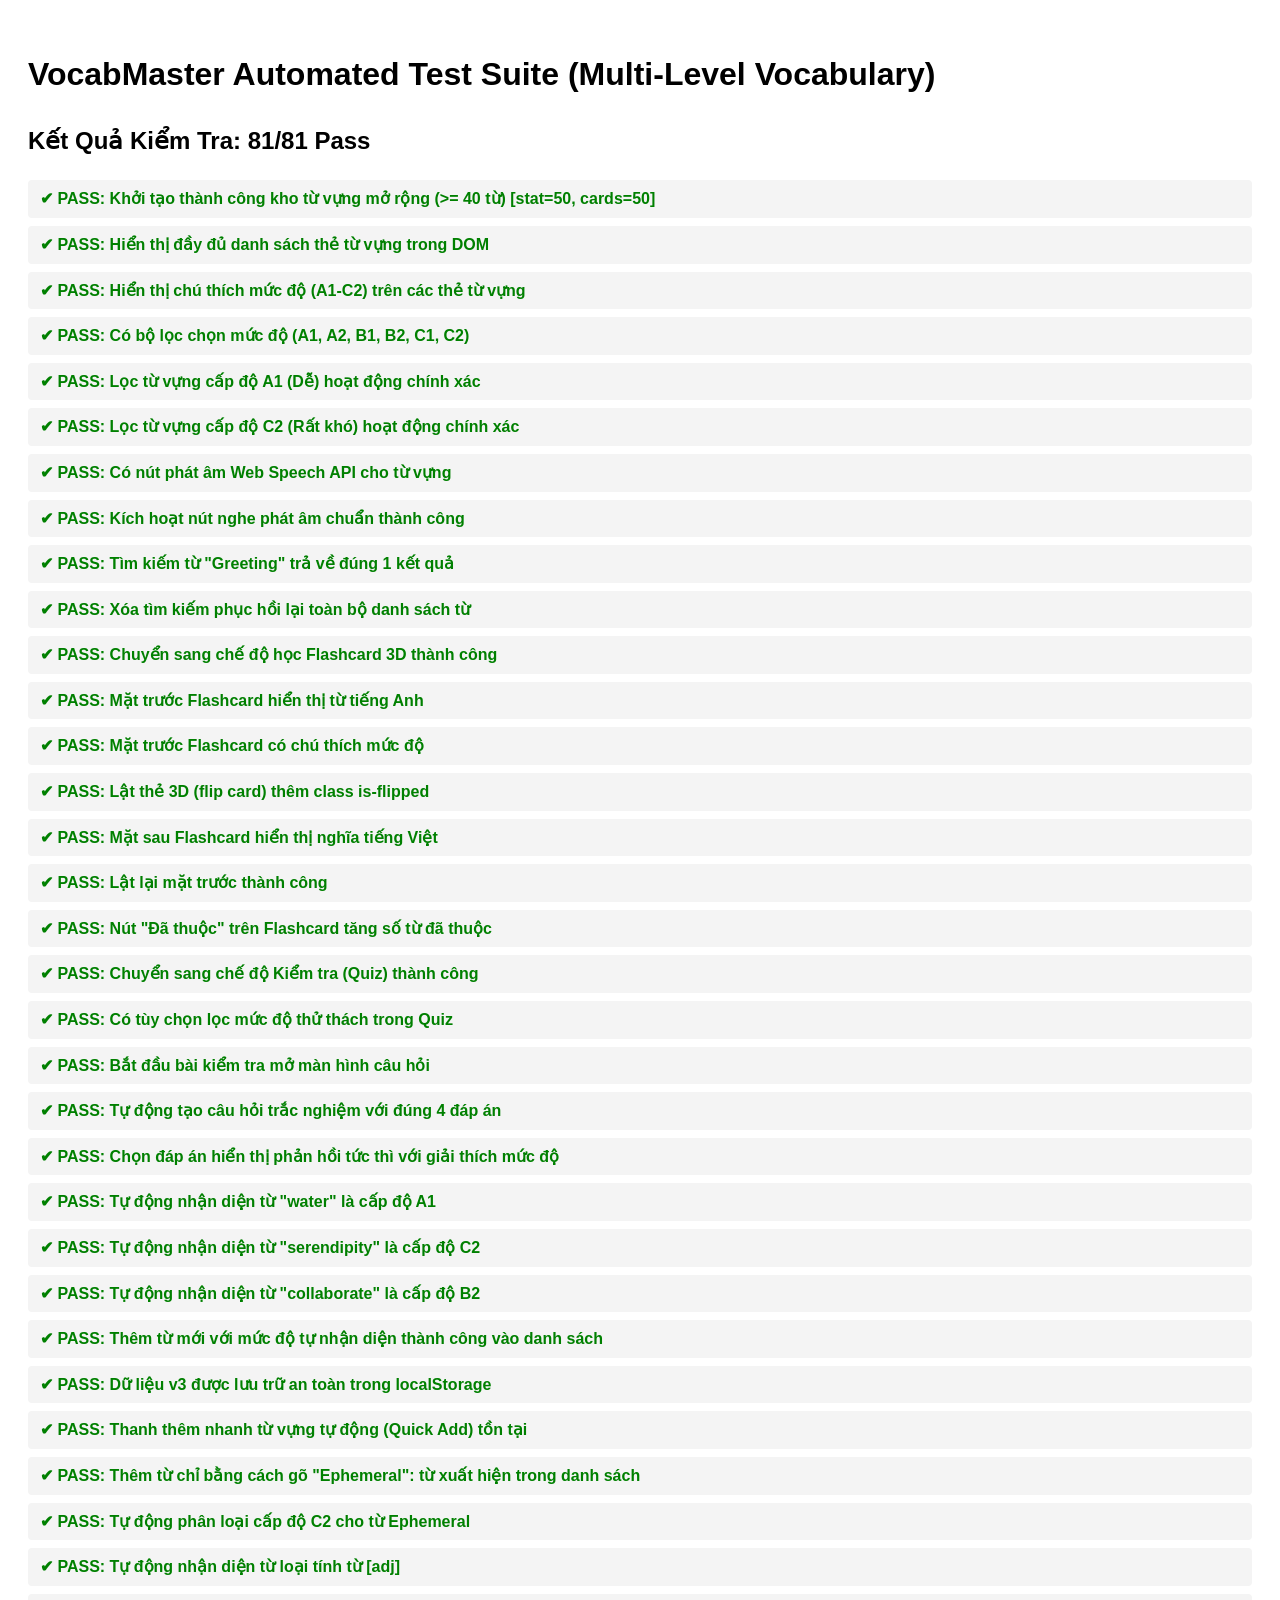
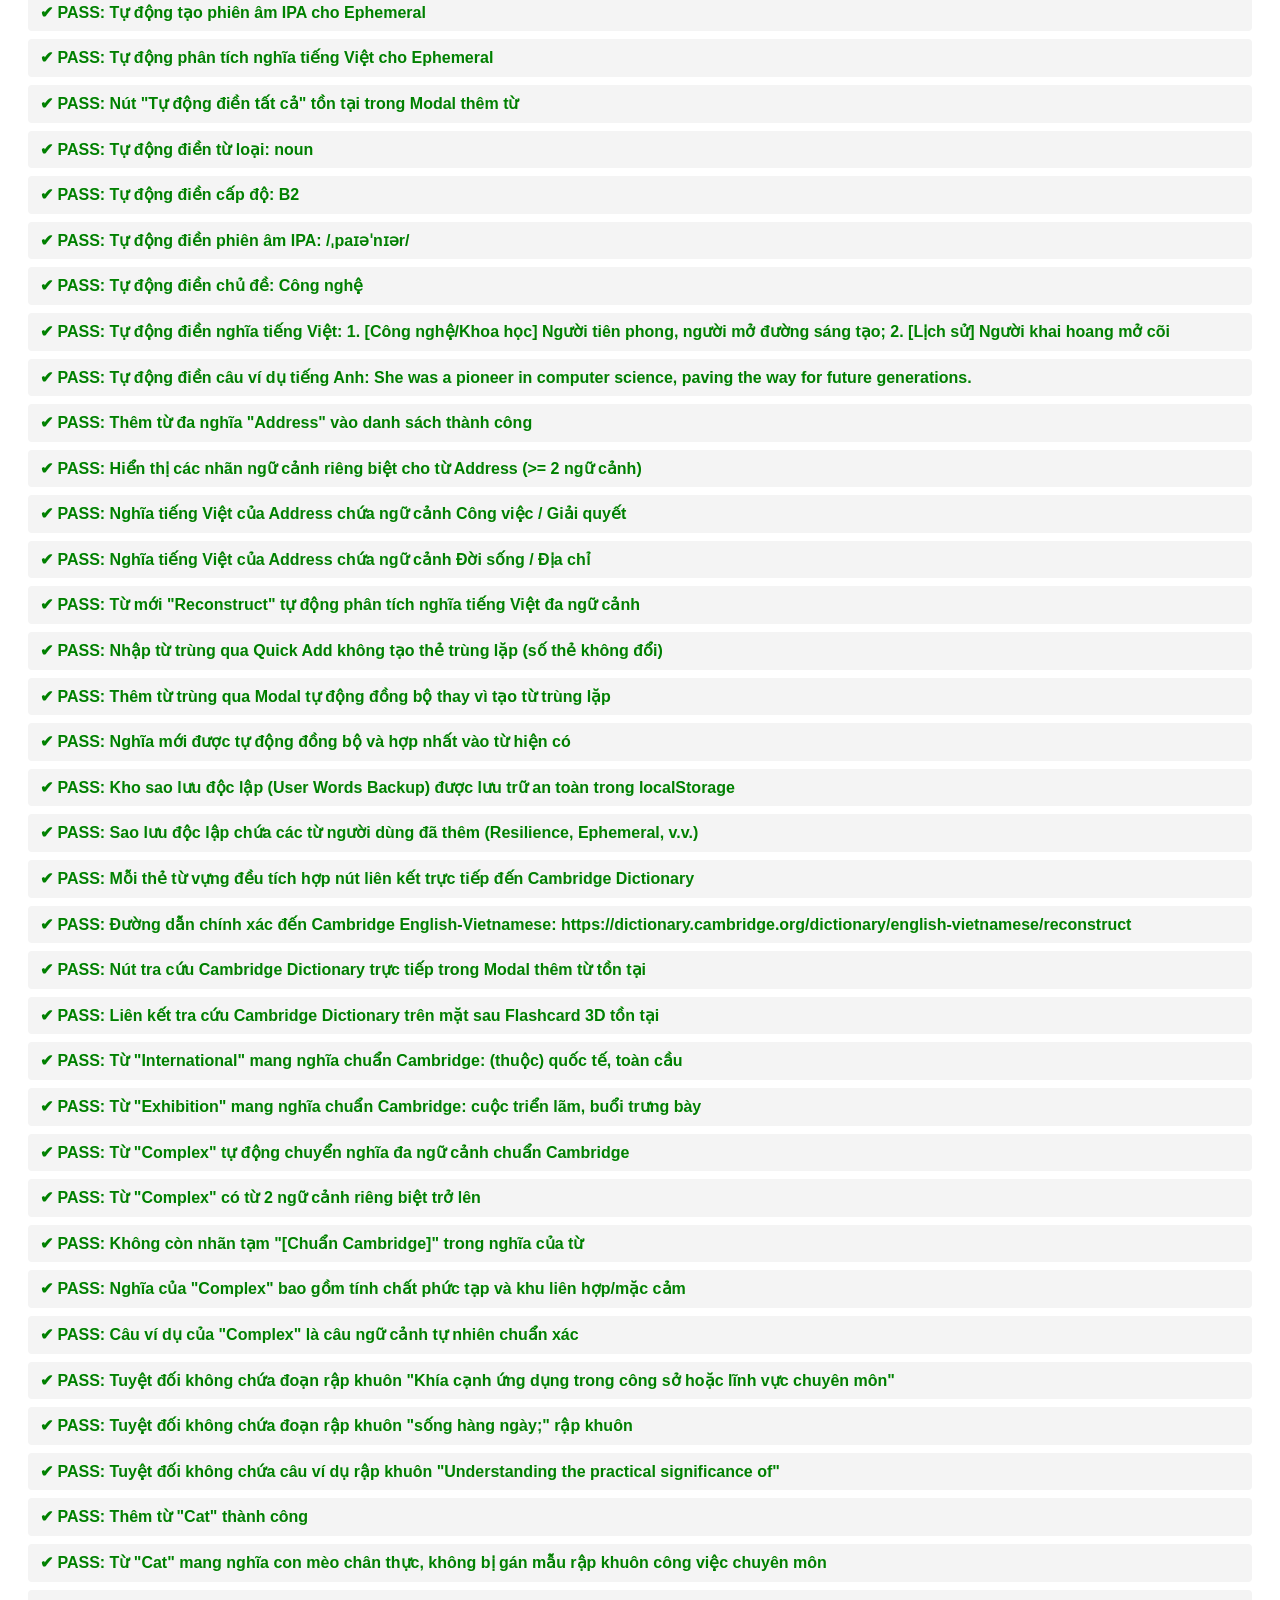
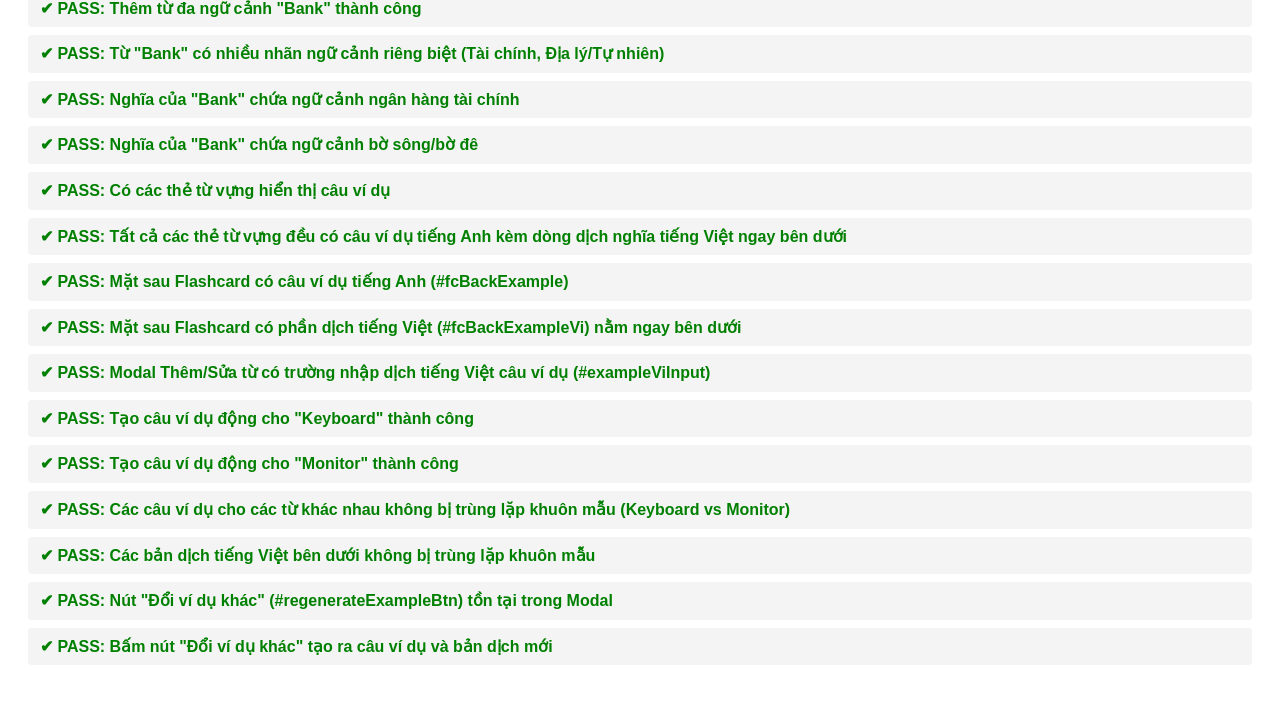
<file: english/test.html>
<!DOCTYPE html>
<html lang="vi">
<head>
  <meta charset="UTF-8">
  <title>VocabMaster Automated Test Suite</title>
  <style>
    body { font-family: sans-serif; padding: 20px; line-height: 1.6; }
    .pass { color: green; font-weight: bold; }
    .fail { color: red; font-weight: bold; }
    .test-case { margin-bottom: 8px; padding: 6px 12px; background: #f4f4f4; border-radius: 4px; }
  </style>
</head>
<body>
  <h1>VocabMaster Automated Test Suite (Multi-Level Vocabulary)</h1>
  <div id="testResults">Đang chạy kiểm tra...</div>

  <!-- Hidden iframe hosting index.html to test realistic browser runtime -->
  <iframe id="appFrame" src="index.html" style="width: 1000px; height: 800px; display: none;"></iframe>

  <script>
    const results = [];
    const container = document.getElementById('testResults');

    function assert(desc, condition) {
      results.push({ desc, passed: !!condition });
      console.log((condition ? 'PASS: ' : 'FAIL: ') + desc);
    }

    const frame = document.getElementById('appFrame');
    frame.onload = () => {
      setTimeout(() => {
        try {
          const appDoc = frame.contentDocument;
          const appWin = frame.contentWindow;

          // TEST 1: Initial Data Check (49 sample words)
          const totalWordsEl = appDoc.getElementById('statTotalWords');
          const totalCount = parseInt(totalWordsEl ? totalWordsEl.textContent : '0', 10);
          const cards = appDoc.querySelectorAll('.vocab-card');
          assert(`Khởi tạo thành công kho từ vựng mở rộng (>= 40 từ) [stat=${totalCount}, cards=${cards.length}]`, totalCount >= 40);
          assert('Hiển thị đầy đủ danh sách thẻ từ vựng trong DOM', cards.length >= 40);

          // TEST 2: CEFR Level Badges rendered
          const levelBadges = appDoc.querySelectorAll('.level-badge');
          assert('Hiển thị chú thích mức độ (A1-C2) trên các thẻ từ vựng', levelBadges.length > 0);

          // TEST 3: Level Filter Functionality
          const levelSelect = appDoc.getElementById('levelFilterSelect');
          assert('Có bộ lọc chọn mức độ (A1, A2, B1, B2, C1, C2)', levelSelect !== null);
          if (levelSelect) {
            levelSelect.value = 'A1';
            levelSelect.dispatchEvent(new Event('change', { bubbles: true }));
            const a1Cards = appDoc.querySelectorAll('.vocab-card');
            assert('Lọc từ vựng cấp độ A1 (Dễ) hoạt động chính xác', a1Cards.length > 0 && a1Cards.length < totalCount);

            // Filter C2 (Rất khó)
            levelSelect.value = 'C2';
            levelSelect.dispatchEvent(new Event('change', { bubbles: true }));
            const c2Cards = appDoc.querySelectorAll('.vocab-card');
            assert('Lọc từ vựng cấp độ C2 (Rất khó) hoạt động chính xác', c2Cards.length > 0);

            // Reset level filter
            levelSelect.value = 'ALL';
            levelSelect.dispatchEvent(new Event('change', { bubbles: true }));
          }

          // TEST 4: Web Speech API Speak button
          const firstAudioBtn = appDoc.querySelector('.audio-action-btn');
          assert('Có nút phát âm Web Speech API cho từ vựng', firstAudioBtn !== null);
          if (firstAudioBtn) {
            firstAudioBtn.click();
            assert('Kích hoạt nút nghe phát âm chuẩn thành công', true);
          }

          // TEST 5: Search filter functionality
          const searchInput = appDoc.getElementById('searchInput');
          searchInput.value = 'Greeting';
          searchInput.dispatchEvent(new Event('input', { bubbles: true }));
          const filteredCards = appDoc.querySelectorAll('.vocab-card');
          assert('Tìm kiếm từ "Greeting" trả về đúng 1 kết quả', filteredCards.length === 1);

          // Clear search
          const clearSearchBtn = appDoc.getElementById('clearSearchBtn');
          clearSearchBtn.click();
          assert('Xóa tìm kiếm phục hồi lại toàn bộ danh sách từ', appDoc.querySelectorAll('.vocab-card').length >= 40);

          // TEST 6: Flashcard 3D functionality
          const flashcardTabBtn = appDoc.querySelector('.nav-tab[data-tab="flashcard"]');
          flashcardTabBtn.click();
          const fcSection = appDoc.getElementById('flashcard-section');
          assert('Chuyển sang chế độ học Flashcard 3D thành công', fcSection.classList.contains('active'));

          const fcWord = appDoc.getElementById('fcFrontWord');
          assert('Mặt trước Flashcard hiển thị từ tiếng Anh', fcWord && fcWord.textContent.length > 0);

          const fcFrontLevel = appDoc.getElementById('fcFrontLevel');
          assert('Mặt trước Flashcard có chú thích mức độ', fcFrontLevel && fcFrontLevel.textContent.length > 0);

          const fcCardEl = appDoc.getElementById('flashcardElement');
          fcCardEl.click();
          assert('Lật thẻ 3D (flip card) thêm class is-flipped', fcCardEl.classList.contains('is-flipped'));

          const fcBackMeaning = appDoc.getElementById('fcBackMeaning');
          assert('Mặt sau Flashcard hiển thị nghĩa tiếng Việt', fcBackMeaning && fcBackMeaning.textContent.length > 0);

          fcCardEl.click();
          assert('Lật lại mặt trước thành công', !fcCardEl.classList.contains('is-flipped'));

          // Test Mark Mastered button
          const prevMastered = parseInt(appDoc.getElementById('statMasteredWords').textContent);
          const fcMasteredBtn = appDoc.getElementById('fcMasteredBtn');
          fcMasteredBtn.click();
          const newMastered = parseInt(appDoc.getElementById('statMasteredWords').textContent);
          assert('Nút "Đã thuộc" trên Flashcard tăng số từ đã thuộc', newMastered === prevMastered + 1);

          // TEST 7: Quiz / Kiểm tra mode with Level Tiers
          const quizTabBtn = appDoc.querySelector('.nav-tab[data-tab="quiz"]');
          quizTabBtn.click();
          const quizSection = appDoc.getElementById('quiz-section');
          assert('Chuyển sang chế độ Kiểm tra (Quiz) thành công', quizSection.classList.contains('active'));

          const quizLevelSelect = appDoc.getElementById('quizLevelSelect');
          assert('Có tùy chọn lọc mức độ thử thách trong Quiz', quizLevelSelect !== null);

          const startQuizBtn = appDoc.getElementById('startQuizBtn');
          startQuizBtn.click();
          const quizPlayScreen = appDoc.getElementById('quizPlayScreen');
          assert('Bắt đầu bài kiểm tra mở màn hình câu hỏi', quizPlayScreen.classList.contains('active'));

          const quizOptions = appDoc.querySelectorAll('#quizOptionsContainer .option-btn');
          assert('Tự động tạo câu hỏi trắc nghiệm với đúng 4 đáp án', quizOptions.length === 4);

          // Click first option
          quizOptions[0].click();
          const feedbackBox = appDoc.getElementById('quizFeedbackBox');
          assert('Chọn đáp án hiển thị phản hồi tức thì với giải thích mức độ', feedbackBox.style.display !== 'none');

          // TEST 8: Auto Difficulty Level Detection when Adding Word
          const openAddBtn = appDoc.getElementById('openAddModalBtn');
          openAddBtn.click();
          const wordInput = appDoc.getElementById('wordInput');
          const modalLevelSelect = appDoc.getElementById('levelSelect');

          // Test A1 detection
          wordInput.value = 'water';
          wordInput.dispatchEvent(new Event('input', { bubbles: true }));
          assert('Tự động nhận diện từ "water" là cấp độ A1', modalLevelSelect.value === 'A1');

          // Test C2 detection
          wordInput.value = 'serendipity';
          wordInput.dispatchEvent(new Event('input', { bubbles: true }));
          assert('Tự động nhận diện từ "serendipity" là cấp độ C2', modalLevelSelect.value === 'C2');

          // Test B2 detection
          wordInput.value = 'collaborate';
          wordInput.dispatchEvent(new Event('input', { bubbles: true }));
          assert('Tự động nhận diện từ "collaborate" là cấp độ B2', modalLevelSelect.value === 'B2');

          // Test adding the detected word into list
          wordInput.value = 'Resilience';
          wordInput.dispatchEvent(new Event('input', { bubbles: true }));
          appDoc.getElementById('meaningInput').value = 'Khả năng phục hồi kiên cường';
          appDoc.getElementById('exampleInput').value = 'Resilience is vital during hard times.';
          appDoc.getElementById('topicInput').value = 'Đời sống';
          appDoc.getElementById('vocabForm').dispatchEvent(new Event('submit', { bubbles: true }));

          // Switch back to list tab and check if new word exists with level
          const vocabTabBtn = appDoc.querySelector('.nav-tab[data-tab="vocab-list"]');
          vocabTabBtn.click();
          const newWordCard = Array.from(appDoc.querySelectorAll('.vocab-card')).find(c => c.textContent.includes('Resilience'));
          assert('Thêm từ mới với mức độ tự nhận diện thành công vào danh sách', newWordCard !== undefined);

          // TEST 9: LocalStorage persistence check
          const storedData = appWin.localStorage.getItem('vocab_master_words_v4');
          assert('Dữ liệu v3 được lưu trữ an toàn trong localStorage', storedData && storedData.length > 500);

          // TEST 10: Quick Auto-Add by word ONLY (User only types word, system generates all fields)
          const quickAddInput = appDoc.getElementById('quickAddInput');
          const quickAddForm = appDoc.getElementById('quickAddForm');
          assert('Thanh thêm nhanh từ vựng tự động (Quick Add) tồn tại', quickAddInput !== null && quickAddForm !== null);

          if (quickAddInput && quickAddForm) {
            quickAddInput.value = 'Ephemeral';
            quickAddForm.dispatchEvent(new Event('submit', { bubbles: true, cancelable: true }));

            const ephemeralCard = Array.from(appDoc.querySelectorAll('.vocab-card')).find(c => c.textContent.includes('Ephemeral'));
            assert('Thêm từ chỉ bằng cách gõ "Ephemeral": từ xuất hiện trong danh sách', ephemeralCard !== undefined);

            if (ephemeralCard) {
              const cardText = ephemeralCard.textContent;
              assert('Tự động phân loại cấp độ C2 cho từ Ephemeral', cardText.includes('C2'));
              assert('Tự động nhận diện từ loại tính từ [adj]', cardText.includes('Tính từ') || cardText.includes('adj') || ephemeralCard.querySelector('.pos-tag'));
              assert('Tự động tạo phiên âm IPA cho Ephemeral', cardText.includes('/'));
              assert('Tự động phân tích nghĩa tiếng Việt cho Ephemeral', cardText.includes('Phù du') || cardText.includes('chóng tàn') || cardText.length > 10);
            }
          }

          // TEST 11: Modal "Tự động điền tất cả" (Auto-fill all fields)
          openAddBtn.click();
          wordInput.value = 'Pioneer';
          const autoFillBtn = appDoc.getElementById('autoFillFieldsBtn');
          assert('Nút "Tự động điền tất cả" tồn tại trong Modal thêm từ', autoFillBtn !== null);

          if (autoFillBtn) {
            autoFillBtn.click();
            const posVal = appDoc.getElementById('posSelect').value;
            const levelVal = appDoc.getElementById('levelSelect').value;
            const phoneticVal = appDoc.getElementById('phoneticInput').value;
            const topicVal = appDoc.getElementById('topicInput').value;
            const meaningVal = appDoc.getElementById('meaningInput').value;
            const exampleVal = appDoc.getElementById('exampleInput').value;

            assert('Tự động điền từ loại: ' + posVal, posVal.length > 0);
            assert('Tự động điền cấp độ: ' + levelVal, levelVal === 'B2');
            assert('Tự động điền phiên âm IPA: ' + phoneticVal, phoneticVal.startsWith('/'));
            assert('Tự động điền chủ đề: ' + topicVal, topicVal.length > 0);
            assert('Tự động điền nghĩa tiếng Việt: ' + meaningVal, meaningVal.length > 0);
            assert('Tự động điền câu ví dụ tiếng Anh: ' + exampleVal, exampleVal.length > 0 && exampleVal.toLowerCase().includes('pioneer'));
          }

          // TEST 12: Multi-context Vietnamese Meaning Verification
          const quickAddInput2 = appDoc.getElementById('quickAddInput');
          const quickAddForm2 = appDoc.getElementById('quickAddForm');
          if (quickAddInput2 && quickAddForm2) {
            quickAddInput2.value = 'Address';
            quickAddForm2.dispatchEvent(new Event('submit', { bubbles: true, cancelable: true }));

            const addressCard = Array.from(appDoc.querySelectorAll('.vocab-card')).find(c => c.textContent.includes('Address'));
            assert('Thêm từ đa nghĩa "Address" vào danh sách thành công', addressCard !== undefined);

            if (addressCard) {
              const pills = addressCard.querySelectorAll('.context-pill');
              assert('Hiển thị các nhãn ngữ cảnh riêng biệt cho từ Address (>= 2 ngữ cảnh)', pills.length >= 2);
              const cardText = addressCard.textContent;
              assert('Nghĩa tiếng Việt của Address chứa ngữ cảnh Công việc / Giải quyết', cardText.includes('Công việc') || cardText.includes('Giải quyết'));
              assert('Nghĩa tiếng Việt của Address chứa ngữ cảnh Đời sống / Địa chỉ', cardText.includes('Địa chỉ') || cardText.includes('nơi cư trú'));
            }

            // Test morphological fallback on unknown word with root
            quickAddInput2.value = 'Reconstruct';
            quickAddForm2.dispatchEvent(new Event('submit', { bubbles: true, cancelable: true }));
            const reconstructCard = Array.from(appDoc.querySelectorAll('.vocab-card')).find(c => c.textContent.includes('Reconstruct'));
            assert('Từ mới "Reconstruct" tự động phân tích nghĩa tiếng Việt đa ngữ cảnh', reconstructCard !== undefined && reconstructCard.querySelectorAll('.context-pill').length >= 1);

            // TEST 13: Tự đồng bộ khi nhập từ bị trùng (Duplicate Auto-Synchronization)
            // Case A: Nhập lại từ "Address" đã có qua Quick Add
            const prevAddressCount = Array.from(appDoc.querySelectorAll('.vocab-card')).filter(c => c.textContent.includes('Address')).length;
            quickAddInput2.value = 'Address';
            quickAddForm2.dispatchEvent(new Event('submit', { bubbles: true, cancelable: true }));

            const postAddressCount = Array.from(appDoc.querySelectorAll('.vocab-card')).filter(c => c.textContent.includes('Address')).length;
            assert('Nhập từ trùng qua Quick Add không tạo thẻ trùng lặp (số thẻ không đổi)', postAddressCount === prevAddressCount && postAddressCount === 1);

            // Case B: Thêm từ trùng qua Modal form ("Reconstruct") với nghĩa bổ sung
            openAddBtn.click();
            wordInput.value = 'Reconstruct';
            appDoc.getElementById('meaningInput').value = '3. [Kiến trúc] Tái thiết kế toàn bộ công trình cổ';
            appDoc.getElementById('exampleInput').value = 'Architects will reconstruct the ancient monument.';
            const vocabForm = appDoc.getElementById('vocabForm');
            vocabForm.dispatchEvent(new Event('submit', { bubbles: true, cancelable: true }));

            const postReconstructCards = Array.from(appDoc.querySelectorAll('.vocab-card')).filter(c => c.textContent.includes('Reconstruct'));
            assert('Thêm từ trùng qua Modal tự động đồng bộ thay vì tạo từ trùng lặp', postReconstructCards.length === 1);
            if (postReconstructCards.length > 0) {
              const recText = postReconstructCards[0].textContent;
              assert('Nghĩa mới được tự động đồng bộ và hợp nhất vào từ hiện có', recText.includes('Tái thiết') || recText.includes('Tái tạo') || recText.includes('Kiến trúc'));
            }

            // TEST 14: Bảo lưu vĩnh viễn dữ liệu người dùng (Persistence & Protection)
            const backupRaw = appWin.localStorage.getItem('vocab_master_user_words_backup_v1');
            assert('Kho sao lưu độc lập (User Words Backup) được lưu trữ an toàn trong localStorage', backupRaw !== null && backupRaw.length > 0);
            if (backupRaw) {
              assert('Sao lưu độc lập chứa các từ người dùng đã thêm (Resilience, Ephemeral, v.v.)', backupRaw.includes('Resilience') || backupRaw.includes('Ephemeral') || backupRaw.includes('Address'));
            }

            // TEST 15: Tích hợp từ điển Cambridge (dictionary.cambridge.org)
            const cambridgePills = appDoc.querySelectorAll('.cambridge-pill');
            assert('Mỗi thẻ từ vựng đều tích hợp nút liên kết trực tiếp đến Cambridge Dictionary', cambridgePills.length >= 40);
            if (cambridgePills.length > 0) {
              const firstLink = cambridgePills[0].getAttribute('href');
              assert('Đường dẫn chính xác đến Cambridge English-Vietnamese: ' + firstLink, firstLink && firstLink.includes('dictionary.cambridge.org/dictionary/english-vietnamese/'));
            }

            const modalCamBtn = appDoc.getElementById('modalCambridgeBtn');
            assert('Nút tra cứu Cambridge Dictionary trực tiếp trong Modal thêm từ tồn tại', modalCamBtn !== null);

            const fcCamLink = appDoc.getElementById('fcCambridgeLink');
            assert('Liên kết tra cứu Cambridge Dictionary trên mặt sau Flashcard 3D tồn tại', fcCamLink !== null);

            // Kiểm tra tính chuẩn xác của nghĩa tiếng Việt theo Cambridge Dictionary
            const cardsAll = Array.from(appDoc.querySelectorAll('.vocab-card'));
            const intlCard = cardsAll.find(c => c.textContent.includes('International'));
            assert('Từ "International" mang nghĩa chuẩn Cambridge: (thuộc) quốc tế, toàn cầu', intlCard && intlCard.textContent.includes('quốc tế'));

            const exhCard = cardsAll.find(c => c.textContent.includes('Exhibition'));
            assert('Từ "Exhibition" mang nghĩa chuẩn Cambridge: cuộc triển lãm, buổi trưng bày', exhCard && (exhCard.textContent.includes('triển lãm') || exhCard.textContent.includes('trưng bày')));

            // TEST 16: Kiểm tra từ "Complex" đa ngữ cảnh chuẩn Cambridge
            quickAddInput2.value = 'Complex';
            quickAddForm2.dispatchEvent(new Event('submit', { bubbles: true, cancelable: true }));

            const complexCard = Array.from(appDoc.querySelectorAll('.vocab-card')).find(c => c.textContent.includes('Complex'));
            assert('Từ "Complex" tự động chuyển nghĩa đa ngữ cảnh chuẩn Cambridge', complexCard !== undefined);
            if (complexCard) {
              const pills = complexCard.querySelectorAll('.context-pill');
              assert('Từ "Complex" có từ 2 ngữ cảnh riêng biệt trở lên', pills.length >= 2);
              const cardText = complexCard.textContent;
              assert('Không còn nhãn tạm "[Chuẩn Cambridge]" trong nghĩa của từ', !cardText.includes('[Chuẩn Cambridge]'));
              assert('Nghĩa của "Complex" bao gồm tính chất phức tạp và khu liên hợp/mặc cảm', cardText.includes('phức tạp') || cardText.includes('Phức tạp'));
              assert('Câu ví dụ của "Complex" là câu ngữ cảnh tự nhiên chuẩn xác', !cardText.includes('Developing a deeper understanding'));
            }

            // TEST 17: Kiểm tra loại bỏ hoàn toàn mẫu lặp "Khía cạnh ứng dụng trong công sở hoặc lĩnh vực chuyên môn"
            const allCardsText = Array.from(appDoc.querySelectorAll('.vocab-card')).map(c => c.textContent).join(' ');
            assert('Tuyệt đối không chứa đoạn rập khuôn "Khía cạnh ứng dụng trong công sở hoặc lĩnh vực chuyên môn"', !allCardsText.includes('Khía cạnh ứng dụng trong công sở'));
            assert('Tuyệt đối không chứa đoạn rập khuôn "sống hàng ngày;" rập khuôn', !allCardsText.includes('sống hàng ngày;'));
            assert('Tuyệt đối không chứa câu ví dụ rập khuôn "Understanding the practical significance of"', !allCardsText.includes('Understanding the practical significance of'));

            // TEST 18: Thêm từ đời sống "Cat" kiểm tra nghĩa chuẩn Cambridge không bị gán "công việc chuyên môn"
            quickAddInput2.value = 'Cat';
            quickAddForm2.dispatchEvent(new Event('submit', { bubbles: true, cancelable: true }));
            const catCard = Array.from(appDoc.querySelectorAll('.vocab-card')).find(c => {
              const titleEl = c.querySelector('.word-text-title');
              return titleEl && titleEl.textContent.trim().toLowerCase() === 'cat';
            });
            assert('Thêm từ "Cat" thành công', catCard !== undefined);
            if (catCard) {
              assert('Từ "Cat" mang nghĩa con mèo chân thực, không bị gán mẫu rập khuôn công việc chuyên môn', catCard.textContent.includes('mèo') && !catCard.textContent.includes('Khía cạnh ứng dụng trong công sở'));
            }

            // TEST 19: Thêm từ đa ngữ cảnh "Bank" kiểm tra phân chia ngữ cảnh chuẩn Cambridge như thẻ Complex
            quickAddInput2.value = 'Bank';
            quickAddForm2.dispatchEvent(new Event('submit', { bubbles: true, cancelable: true }));
            const bankCard = Array.from(appDoc.querySelectorAll('.vocab-card')).find(c => {
              const titleEl = c.querySelector('.word-text-title');
              return titleEl && titleEl.textContent.trim().toLowerCase() === 'bank';
            });
            assert('Thêm từ đa ngữ cảnh "Bank" thành công', bankCard !== undefined);
            if (bankCard) {
              const pills = bankCard.querySelectorAll('.context-pill');
              assert('Từ "Bank" có nhiều nhãn ngữ cảnh riêng biệt (Tài chính, Địa lý/Tự nhiên)', pills.length >= 2);
              assert('Nghĩa của "Bank" chứa ngữ cảnh ngân hàng tài chính', bankCard.textContent.includes('Ngân hàng') || bankCard.textContent.includes('ngân hàng'));
              assert('Nghĩa của "Bank" chứa ngữ cảnh bờ sông/bờ đê', bankCard.textContent.includes('bờ') || bankCard.textContent.includes('Bờ'));
            }

            // TEST 20: Dịch tiếng Việt nằm ngay bên dưới mỗi câu ví dụ bằng tiếng Anh
            const sampleCards = Array.from(appDoc.querySelectorAll('.vocab-card')).slice(0, 10);
            assert('Có các thẻ từ vựng hiển thị câu ví dụ', sampleCards.length > 0);
            let missingInfo = [];
            sampleCards.forEach(c => {
              const wordTitle = (c.querySelector('.word-text-title') || {}).textContent || 'unknown';
              const quoteEl = c.querySelector('.card-example-quote');
              if (!quoteEl) {
                missingInfo.push(wordTitle + ' (no quoteEl)');
              } else {
                const enLine = quoteEl.querySelector('.example-en-line');
                const viLine = quoteEl.querySelector('.example-vi-line');
                if (!enLine || !enLine.textContent.trim()) {
                  missingInfo.push(wordTitle + ' (no enLine)');
                }
                if (!viLine || !viLine.textContent.trim()) {
                  missingInfo.push(wordTitle + ' (no viLine)');
                }
              }
            });
            assert('Tất cả các thẻ từ vựng đều có câu ví dụ tiếng Anh kèm dòng dịch nghĩa tiếng Việt ngay bên dưới', missingInfo.length === 0);

            // Kiểm tra thẻ 3D Flashcard
            const fcBackExample = appDoc.getElementById('fcBackExample');
            const fcBackExampleVi = appDoc.getElementById('fcBackExampleVi');
            assert('Mặt sau Flashcard có câu ví dụ tiếng Anh (#fcBackExample)', fcBackExample !== null);
            assert('Mặt sau Flashcard có phần dịch tiếng Việt (#fcBackExampleVi) nằm ngay bên dưới', fcBackExampleVi !== null);

            // Kiểm tra Add/Edit Modal có input dịch câu ví dụ
            const exampleViInput = appDoc.getElementById('exampleViInput');
            assert('Modal Thêm/Sửa từ có trường nhập dịch tiếng Việt câu ví dụ (#exampleViInput)', exampleViInput !== null);

            // TEST 21: Đa dạng các câu ví dụ và bản dịch tiếng Việt không trùng lặp
            const meta1 = appWin.generateWordMetadata('Keyboard');
            const meta2 = appWin.generateWordMetadata('Monitor');
            const meta3 = appWin.generateWordMetadata('Explore');
            assert('Tạo câu ví dụ động cho "Keyboard" thành công', meta1 && meta1.example && meta1.exampleVi);
            assert('Tạo câu ví dụ động cho "Monitor" thành công', meta2 && meta2.example && meta2.exampleVi);
            assert('Các câu ví dụ cho các từ khác nhau không bị trùng lặp khuôn mẫu (Keyboard vs Monitor)', meta1.example !== meta2.example);
            assert('Các bản dịch tiếng Việt bên dưới không bị trùng lặp khuôn mẫu', meta1.exampleVi !== meta2.exampleVi);

            // Kiểm tra nút "Đổi ví dụ khác" trong Modal
            const regenBtn = appDoc.getElementById('regenerateExampleBtn');
            assert('Nút "Đổi ví dụ khác" (#regenerateExampleBtn) tồn tại trong Modal', regenBtn !== null);
            if (regenBtn) {
              const prevEx = appDoc.getElementById('exampleInput').value;
              regenBtn.click();
              const nextEx = appDoc.getElementById('exampleInput').value;
              assert('Bấm nút "Đổi ví dụ khác" tạo ra câu ví dụ và bản dịch mới', nextEx.length > 0);
            }
          }

          renderSummary();

        } catch (err) {
          assert('Xảy ra lỗi trong quá trình kiểm tra: ' + err.message, false);
          renderSummary();
        }
      }, 600);
    };

    function renderSummary() {
      let passedCount = results.filter(r => r.passed).length;
      let totalCount = results.length;
      let html = '<h2>Kết Quả Kiểm Tra: ' + passedCount + '/' + totalCount + ' Pass</h2>';
      results.forEach(r => {
        html += '<div class="test-case ' + (r.passed ? 'pass' : 'fail') + '">' +
                (r.passed ? '✔ PASS: ' : '✖ FAIL: ') + r.desc + '</div>';
      });
      container.innerHTML = html;
      document.body.setAttribute('data-test-status', passedCount === totalCount ? 'ALL_PASSED' : 'HAS_FAILURES');
    }
  </script>
</body>
</html>
</file>
<file: english/style.css>
/* ===================================================================
   VocabMaster - Modern Design System & Stylesheet
   =================================================================== */

:root {
  /* Color Palette - Light Mode */
  --bg-primary: #f8fafc;
  --bg-surface: #ffffff;
  --bg-surface-hover: #f1f5f9;
  --bg-card: #ffffff;
  --bg-card-secondary: #f8fafc;

  --text-main: #0f172a;
  --text-muted: #64748b;
  --text-subtle: #94a3b8;

  --border-color: #e2e8f0;
  --border-focus: #6366f1;

  --primary: #4f46e5;
  --primary-hover: #4338ca;
  --primary-light: #eef2ff;
  --primary-text: #4338ca;

  --success: #10b981;
  --success-hover: #059669;
  --success-light: #ecfdf5;
  --success-text: #065f46;

  --warning: #f59e0b;
  --warning-hover: #d97706;
  --warning-light: #fffbeb;
  --warning-text: #92400e;

  --danger: #ef4444;
  --danger-hover: #dc2626;
  --danger-light: #fef2f2;
  --danger-text: #991b1b;

  --shadow-xs: 0 1px 2px 0 rgba(0, 0, 0, 0.05);
  --shadow-sm: 0 1px 3px 0 rgba(0, 0, 0, 0.1), 0 1px 2px -1px rgba(0, 0, 0, 0.1);
  --shadow-md: 0 4px 6px -1px rgba(0, 0, 0, 0.1), 0 2px 4px -2px rgba(0, 0, 0, 0.1);
  --shadow-lg: 0 10px 15px -3px rgba(0, 0, 0, 0.1), 0 4px 6px -4px rgba(0, 0, 0, 0.1);
  --shadow-xl: 0 20px 25px -5px rgba(0, 0, 0, 0.1), 0 8px 10px -6px rgba(0, 0, 0, 0.1);
  --shadow-card-3d: 0 25px 50px -12px rgba(79, 70, 229, 0.25);

  --radius-sm: 8px;
  --radius-md: 12px;
  --radius-lg: 18px;
  --radius-xl: 24px;
  --radius-full: 9999px;

  --font-family: 'Plus Jakarta Sans', -apple-system, BlinkMacSystemFont, "Segoe UI", Roboto, sans-serif;
  --transition-fast: 0.15s ease;
  --transition-normal: 0.25s ease;
  --transition-slow: 0.5s cubic-bezier(0.4, 0, 0.2, 1);
}

[data-theme="dark"] {
  --bg-primary: #090d16;
  --bg-surface: #111827;
  --bg-surface-hover: #1f2937;
  --bg-card: #131c2e;
  --bg-card-secondary: #0d1524;

  --text-main: #f3f4f6;
  --text-muted: #9ca3af;
  --text-subtle: #6b7280;

  --border-color: #1e293b;
  --border-focus: #818cf8;

  --primary: #6366f1;
  --primary-hover: #4f46e5;
  --primary-light: rgba(99, 102, 241, 0.15);
  --primary-text: #a5b4fc;

  --success: #10b981;
  --success-hover: #34d399;
  --success-light: rgba(16, 185, 129, 0.15);
  --success-text: #6ee7b7;

  --warning: #f59e0b;
  --warning-hover: #fbbf24;
  --warning-light: rgba(245, 158, 11, 0.15);
  --warning-text: #fcd34d;

  --danger: #f87171;
  --danger-hover: #ef4444;
  --danger-light: rgba(239, 68, 68, 0.15);
  --danger-text: #fca5a5;

  --shadow-sm: 0 1px 3px 0 rgba(0, 0, 0, 0.5);
  --shadow-md: 0 4px 6px -1px rgba(0, 0, 0, 0.5);
  --shadow-lg: 0 10px 15px -3px rgba(0, 0, 0, 0.6);
  --shadow-xl: 0 20px 25px -5px rgba(0, 0, 0, 0.7);
  --shadow-card-3d: 0 25px 50px -12px rgba(0, 0, 0, 0.8);
}

/* ==================== RESET & BASE ==================== */
*, *::before, *::after {
  box-sizing: border-box;
  margin: 0;
  padding: 0;
}

body {
  font-family: var(--font-family);
  background-color: var(--bg-primary);
  color: var(--text-main);
  line-height: 1.5;
  -webkit-font-smoothing: antialiased;
  -moz-osx-font-smoothing: grayscale;
  min-height: 100vh;
  display: flex;
  flex-direction: column;
  transition: background-color var(--transition-normal), color var(--transition-normal);
}

button, input, select, textarea {
  font-family: inherit;
  font-size: inherit;
  color: inherit;
}

button {
  cursor: pointer;
  border: none;
  background: none;
}

a {
  color: var(--primary);
  text-decoration: none;
}

.sr-only {
  position: absolute;
  width: 1px;
  height: 1px;
  padding: 0;
  margin: -1px;
  overflow: hidden;
  clip: rect(0, 0, 0, 0);
  white-space: nowrap;
  border-width: 0;
}

/* ==================== BUTTONS & CONTROLS ==================== */
.btn {
  display: inline-flex;
  align-items: center;
  justify-content: center;
  gap: 8px;
  font-weight: 600;
  font-size: 0.925rem;
  padding: 10px 18px;
  border-radius: var(--radius-md);
  transition: all var(--transition-fast);
  white-space: nowrap;
}

.btn:active {
  transform: scale(0.98);
}

.btn-primary {
  background: linear-gradient(135deg, var(--primary), var(--primary-hover));
  color: #ffffff;
  box-shadow: 0 4px 12px rgba(79, 70, 229, 0.3);
}

.btn-primary:hover {
  background: linear-gradient(135deg, var(--primary-hover), #3730a3);
  box-shadow: 0 6px 16px rgba(79, 70, 229, 0.4);
  transform: translateY(-1px);
}

.btn-secondary {
  background-color: var(--bg-surface);
  color: var(--text-main);
  border: 1px solid var(--border-color);
}

.btn-secondary:hover {
  background-color: var(--bg-surface-hover);
  border-color: var(--text-subtle);
}

.btn-outline {
  background: transparent;
  color: var(--primary);
  border: 1.5px solid var(--primary);
}

.btn-outline:hover {
  background-color: var(--primary-light);
}

.btn-ghost {
  color: var(--text-muted);
}

.btn-ghost:hover {
  background-color: var(--bg-surface-hover);
  color: var(--text-main);
}

.btn-danger {
  background-color: var(--danger);
  color: #fff;
}

.btn-danger:hover {
  background-color: var(--danger-hover);
}

.btn-danger-ghost {
  color: var(--danger);
  border: 1px solid transparent;
}

.btn-danger-ghost:hover {
  background-color: var(--danger-light);
  border-color: var(--danger);
}

.btn-learning {
  background-color: var(--warning-light);
  color: var(--warning-text);
  border: 1.5px solid var(--warning);
}

.btn-learning:hover {
  background-color: var(--warning);
  color: #fff;
  transform: translateY(-2px);
  box-shadow: 0 4px 14px rgba(245, 158, 11, 0.35);
}

.btn-mastered {
  background-color: var(--success-light);
  color: var(--success-text);
  border: 1.5px solid var(--success);
}

.btn-mastered:hover {
  background-color: var(--success);
  color: #fff;
  transform: translateY(-2px);
  box-shadow: 0 4px 14px rgba(16, 185, 129, 0.35);
}

.btn-sm {
  padding: 6px 12px;
  font-size: 0.825rem;
  border-radius: var(--radius-sm);
}

.btn-lg {
  padding: 14px 28px;
  font-size: 1.05rem;
  border-radius: var(--radius-md);
}

.icon-btn {
  width: 40px;
  height: 40px;
  display: inline-flex;
  align-items: center;
  justify-content: center;
  border-radius: var(--radius-full);
  background-color: var(--bg-surface);
  border: 1px solid var(--border-color);
  color: var(--text-muted);
  transition: all var(--transition-fast);
}

.icon-btn:hover {
  background-color: var(--bg-surface-hover);
  color: var(--text-main);
  border-color: var(--text-subtle);
}

/* Theme toggle */
#themeToggleBtn .moon-icon { display: none; }
#themeToggleBtn .sun-icon { display: block; }
[data-theme="dark"] #themeToggleBtn .sun-icon { display: none; }
[data-theme="dark"] #themeToggleBtn .moon-icon { display: block; }

/* ==================== HEADER ==================== */
.app-header {
  position: sticky;
  top: 0;
  z-index: 100;
  background-color: rgba(255, 255, 255, 0.85);
  backdrop-filter: blur(12px);
  -webkit-backdrop-filter: blur(12px);
  border-bottom: 1px solid var(--border-color);
  transition: background-color var(--transition-normal), border-color var(--transition-normal);
}

[data-theme="dark"] .app-header {
  background-color: rgba(17, 24, 39, 0.85);
}

.header-container {
  max-width: 1200px;
  margin: 0 auto;
  padding: 12px 20px;
  display: flex;
  align-items: center;
  justify-content: space-between;
  gap: 16px;
}

.brand {
  display: flex;
  align-items: center;
  gap: 12px;
}

.brand-icon {
  width: 42px;
  height: 42px;
  border-radius: var(--radius-md);
  background: linear-gradient(135deg, var(--primary), #8b5cf6);
  color: white;
  display: flex;
  align-items: center;
  justify-content: center;
  box-shadow: 0 4px 10px rgba(99, 102, 241, 0.35);
}

.brand-text h1 {
  font-size: 1.25rem;
  font-weight: 800;
  letter-spacing: -0.02em;
  line-height: 1.2;
}

.brand-text h1 span {
  color: var(--primary);
}

.brand-text p {
  font-size: 0.75rem;
  color: var(--text-muted);
  font-weight: 500;
}

.desktop-nav {
  display: flex;
  align-items: center;
  background-color: var(--bg-surface-hover);
  padding: 4px;
  border-radius: var(--radius-full);
  gap: 2px;
}

.nav-tab {
  display: inline-flex;
  align-items: center;
  gap: 8px;
  padding: 8px 16px;
  font-size: 0.875rem;
  font-weight: 600;
  color: var(--text-muted);
  border-radius: var(--radius-full);
  transition: all var(--transition-fast);
}

.nav-tab:hover {
  color: var(--text-main);
}

.nav-tab.active {
  background-color: var(--bg-surface);
  color: var(--primary);
  box-shadow: var(--shadow-sm);
}

.header-actions {
  display: flex;
  align-items: center;
  gap: 10px;
}

/* ==================== MAIN CONTENT & TABS ==================== */
.main-container {
  max-width: 1200px;
  width: 100%;
  margin: 0 auto;
  padding: 24px 20px 80px 20px;
  flex: 1;
}

.tab-section {
  display: none;
  animation: fadeIn 0.3s ease;
}

.tab-section.active {
  display: block;
}

@keyframes fadeIn {
  from { opacity: 0; transform: translateY(6px); }
  to { opacity: 1; transform: translateY(0); }
}

/* ==================== TAB 1: VOCAB LIST ==================== */
.stats-overview-grid {
  display: grid;
  grid-template-columns: repeat(auto-fit, minmax(210px, 1fr));
  gap: 16px;
  margin-bottom: 24px;
}

.stat-card {
  background-color: var(--bg-card);
  border: 1px solid var(--border-color);
  border-radius: var(--radius-lg);
  padding: 18px 20px;
  display: flex;
  align-items: center;
  gap: 16px;
  box-shadow: var(--shadow-sm);
  transition: transform var(--transition-fast), box-shadow var(--transition-fast);
}

.stat-card:hover {
  transform: translateY(-2px);
  box-shadow: var(--shadow-md);
}

.stat-icon {
  width: 48px;
  height: 48px;
  border-radius: var(--radius-md);
  display: flex;
  align-items: center;
  justify-content: center;
}

.total-stat .stat-icon { background-color: var(--primary-light); color: var(--primary); }
.mastered-stat .stat-icon { background-color: var(--success-light); color: var(--success); }
.learning-stat .stat-icon { background-color: var(--warning-light); color: var(--warning); }
.topics-stat .stat-icon { background-color: rgba(168, 85, 247, 0.15); color: #a855f7; }

.stat-info {
  display: flex;
  flex-direction: column;
}

.stat-label {
  font-size: 0.815rem;
  color: var(--text-muted);
  font-weight: 500;
}

.stat-value {
  font-size: 1.6rem;
  font-weight: 800;
  letter-spacing: -0.02em;
  color: var(--text-main);
  line-height: 1.2;
}

/* Quick Auto-Add Bar */
.quick-add-card {
  background: linear-gradient(135deg, rgba(99, 102, 241, 0.08), rgba(168, 85, 247, 0.08)), var(--bg-card);
  border: 1.5px solid rgba(99, 102, 241, 0.25);
  border-radius: var(--radius-lg);
  padding: 16px 20px;
  margin-bottom: 20px;
  box-shadow: 0 4px 16px rgba(99, 102, 241, 0.08);
  display: flex;
  flex-direction: column;
  gap: 12px;
}

[data-theme="dark"] .quick-add-card {
  background: linear-gradient(135deg, rgba(99, 102, 241, 0.12), rgba(168, 85, 247, 0.12)), var(--bg-card);
  border-color: rgba(99, 102, 241, 0.35);
}

.quick-add-header {
  display: flex;
  align-items: center;
  gap: 12px;
}

.magic-sparkle-icon {
  width: 36px;
  height: 36px;
  border-radius: var(--radius-full);
  background: linear-gradient(135deg, var(--primary), #8b5cf6);
  color: white;
  display: flex;
  align-items: center;
  justify-content: center;
  flex-shrink: 0;
  box-shadow: 0 2px 8px rgba(99, 102, 241, 0.35);
}

.quick-add-desc {
  font-size: 0.85rem;
  line-height: 1.4;
  color: var(--text-main);
}

.quick-add-desc strong {
  display: block;
  font-size: 0.95rem;
  color: var(--primary);
  margin-bottom: 2px;
}

.quick-add-desc span {
  color: var(--text-muted);
}

.quick-add-form {
  display: flex;
  gap: 10px;
  flex-wrap: wrap;
}

.quick-add-input-wrapper {
  flex: 1 1 320px;
  position: relative;
}

.quick-add-input-wrapper input {
  width: 100%;
  padding: 12px 18px;
  border-radius: var(--radius-md);
  border: 1.5px solid var(--border-color);
  background-color: var(--bg-surface);
  color: var(--text-main);
  font-size: 0.95rem;
  font-weight: 500;
  transition: all var(--transition-fast);
}

.quick-add-input-wrapper input:focus {
  outline: none;
  border-color: var(--primary);
  box-shadow: 0 0 0 3px rgba(99, 102, 241, 0.18);
}

.btn-text-magic {
  display: inline-flex;
  align-items: center;
  gap: 4px;
  font-size: 0.76rem;
  font-weight: 700;
  color: var(--primary);
  background-color: var(--primary-light);
  border: 1px solid rgba(99, 102, 241, 0.3);
  padding: 2px 10px;
  border-radius: var(--radius-full);
  cursor: pointer;
  transition: all var(--transition-fast);
}

.btn-text-magic:hover {
  background: linear-gradient(135deg, var(--primary), #8b5cf6);
  color: white;
  transform: translateY(-1px);
}

/* Toolbar & Filter Card */
.toolbar-card {
  background-color: var(--bg-card);
  border: 1px solid var(--border-color);
  border-radius: var(--radius-lg);
  padding: 14px 18px;
  display: flex;
  flex-wrap: wrap;
  align-items: center;
  justify-content: space-between;
  gap: 14px;
  box-shadow: var(--shadow-sm);
  margin-bottom: 16px;
}

.search-input-wrapper {
  flex: 1 1 300px;
  position: relative;
  display: flex;
  align-items: center;
}

.search-input-wrapper .search-icon {
  position: absolute;
  left: 14px;
  color: var(--text-subtle);
  pointer-events: none;
}

.search-input-wrapper input {
  width: 100%;
  padding: 10px 38px 10px 42px;
  background-color: var(--bg-surface-hover);
  border: 1.5px solid transparent;
  border-radius: var(--radius-md);
  color: var(--text-main);
  font-size: 0.925rem;
  transition: all var(--transition-fast);
}

.search-input-wrapper input:focus {
  outline: none;
  background-color: var(--bg-surface);
  border-color: var(--border-focus);
  box-shadow: 0 0 0 3px rgba(99, 102, 241, 0.15);
}

.search-input-wrapper .clear-btn {
  position: absolute;
  right: 12px;
  font-size: 1.2rem;
  color: var(--text-subtle);
  line-height: 1;
}

.search-input-wrapper .clear-btn:hover {
  color: var(--text-main);
}

.filter-controls {
  display: flex;
  align-items: center;
  gap: 12px;
  flex-wrap: wrap;
}

.select-wrapper select {
  padding: 10px 34px 10px 14px;
  background-color: var(--bg-surface-hover);
  border: 1px solid var(--border-color);
  border-radius: var(--radius-md);
  font-size: 0.875rem;
  font-weight: 500;
  appearance: none;
  background-image: url("data:image/svg+xml;charset=UTF-8,%3csvg xmlns='http://www.w3.org/2000/svg' viewBox='0 0 24 24' fill='none' stroke='%2364748b' stroke-width='2' stroke-linecap='round' stroke-linejoin='round'%3e%3cpolyline points='6 9 12 15 18 9'%3e%3c/polyline%3e%3c/svg%3e");
  background-repeat: no-repeat;
  background-position: right 10px center;
  background-size: 16px;
  cursor: pointer;
}

.select-wrapper select:focus {
  outline: none;
  border-color: var(--border-focus);
}

.status-segmented-control {
  display: flex;
  background-color: var(--bg-surface-hover);
  padding: 3px;
  border-radius: var(--radius-md);
  gap: 2px;
}

.segment-btn {
  padding: 6px 14px;
  font-size: 0.825rem;
  font-weight: 600;
  color: var(--text-muted);
  border-radius: var(--radius-sm);
  transition: all var(--transition-fast);
}

.segment-btn.active {
  background-color: var(--bg-surface);
  color: var(--primary);
  box-shadow: var(--shadow-xs);
}

.results-info-bar {
  display: flex;
  align-items: center;
  justify-content: space-between;
  margin-bottom: 16px;
  font-size: 0.875rem;
  color: var(--text-muted);
}

/* Vocab Card Grid */
.vocab-grid {
  display: grid;
  grid-template-columns: repeat(auto-fill, minmax(340px, 1fr));
  gap: 18px;
}

.vocab-card {
  background-color: var(--bg-card);
  border: 1px solid var(--border-color);
  border-radius: var(--radius-lg);
  padding: 20px;
  box-shadow: var(--shadow-sm);
  display: flex;
  flex-direction: column;
  justify-content: space-between;
  transition: all var(--transition-fast);
  position: relative;
  overflow: hidden;
}

.vocab-card::before {
  content: '';
  position: absolute;
  top: 0;
  left: 0;
  width: 4px;
  height: 100%;
  background-color: var(--warning);
}

.vocab-card.is-mastered::before {
  background-color: var(--success);
}

.vocab-card:hover {
  transform: translateY(-3px);
  box-shadow: var(--shadow-md);
  border-color: var(--border-focus);
}

.card-header-bar {
  display: flex;
  align-items: center;
  justify-content: space-between;
  margin-bottom: 12px;
}

.tags-group {
  display: flex;
  align-items: center;
  gap: 6px;
}

.topic-tag {
  display: inline-block;
  padding: 3px 8px;
  background-color: var(--primary-light);
  color: var(--primary-text);
  font-size: 0.75rem;
  font-weight: 700;
  border-radius: var(--radius-sm);
  letter-spacing: 0.01em;
}

.pos-badge {
  display: inline-block;
  padding: 3px 8px;
  background-color: var(--bg-surface-hover);
  color: var(--text-muted);
  font-size: 0.72rem;
  font-style: italic;
  font-weight: 600;
  border-radius: var(--radius-sm);
}

/* Level Badges */
.level-badge {
  display: inline-flex;
  align-items: center;
  gap: 3px;
  padding: 2px 7px;
  font-size: 0.72rem;
  font-weight: 700;
  border-radius: var(--radius-sm);
  letter-spacing: 0.02em;
}

.level-badge.level-a1 {
  background-color: #ecfdf5;
  color: #047857;
  border: 1px solid #a7f3d0;
}

.level-badge.level-a2 {
  background-color: #f0fdfa;
  color: #0f766e;
  border: 1px solid #99f6e4;
}

.level-badge.level-b1 {
  background-color: #f0f9ff;
  color: #0284c7;
  border: 1px solid #bae6fd;
}

.level-badge.level-b2 {
  background-color: #eef2ff;
  color: #4f46e5;
  border: 1px solid #c7d2fe;
}

.level-badge.level-c1 {
  background-color: #faf5ff;
  color: #7e22ce;
  border: 1px solid #e9d5ff;
}

.level-badge.level-c2 {
  background-color: #fff1f2;
  color: #be123c;
  border: 1px solid #fecdd3;
}

[data-theme="dark"] .level-badge.level-a1 {
  background-color: rgba(16, 185, 129, 0.15);
  color: #6ee7b7;
  border-color: rgba(16, 185, 129, 0.3);
}

[data-theme="dark"] .level-badge.level-a2 {
  background-color: rgba(20, 184, 166, 0.15);
  color: #5eead4;
  border-color: rgba(20, 184, 166, 0.3);
}

[data-theme="dark"] .level-badge.level-b1 {
  background-color: rgba(14, 165, 233, 0.15);
  color: #7dd3fc;
  border-color: rgba(14, 165, 233, 0.3);
}

[data-theme="dark"] .level-badge.level-b2 {
  background-color: rgba(99, 102, 241, 0.15);
  color: #a5b4fc;
  border-color: rgba(99, 102, 241, 0.3);
}

[data-theme="dark"] .level-badge.level-c1 {
  background-color: rgba(168, 85, 247, 0.15);
  color: #d8b4fe;
  border-color: rgba(168, 85, 247, 0.3);
}

[data-theme="dark"] .level-badge.level-c2 {
  background-color: rgba(244, 63, 94, 0.15);
  color: #fda4af;
  border-color: rgba(244, 63, 94, 0.3);
}

.status-badge-btn {
  display: inline-flex;
  align-items: center;
  gap: 5px;
  padding: 4px 10px;
  border-radius: var(--radius-full);
  font-size: 0.75rem;
  font-weight: 700;
  transition: all var(--transition-fast);
}

.status-badge-btn.learning {
  background-color: var(--warning-light);
  color: var(--warning-text);
  border: 1px solid var(--warning);
}

.status-badge-btn.learning:hover {
  background-color: var(--warning);
  color: #fff;
}

.status-badge-btn.mastered {
  background-color: var(--success-light);
  color: var(--success-text);
  border: 1px solid var(--success);
}

.status-badge-btn.mastered:hover {
  background-color: var(--success);
  color: #fff;
}

.card-main-word {
  display: flex;
  align-items: center;
  justify-content: space-between;
  margin-bottom: 6px;
}

.word-text-title {
  font-size: 1.45rem;
  font-weight: 800;
  letter-spacing: -0.01em;
  color: var(--text-main);
}

.phonetic-text {
  font-size: 0.9rem;
  color: var(--text-muted);
  font-family: monospace;
  margin-bottom: 12px;
}

.card-meaning-text {
  font-size: 1.05rem;
  font-weight: 600;
  color: var(--text-main);
  margin-bottom: 12px;
  line-height: 1.4;
}

/* Multi-Context Meaning List Styling */
.card-meaning-container {
  display: flex;
  flex-direction: column;
  gap: 6px;
  margin-bottom: 12px;
}

.meaning-sense-row {
  display: flex;
  align-items: baseline;
  gap: 8px;
  font-size: 0.95rem;
  line-height: 1.45;
  color: var(--text-main);
}

.meaning-sense-row.single-sense {
  font-size: 1.05rem;
  font-weight: 600;
  display: block;
}

.sense-bullet {
  display: inline-flex;
  align-items: center;
  justify-content: center;
  min-width: 19px;
  height: 19px;
  border-radius: 50%;
  background: var(--bg-card-secondary);
  border: 1px solid var(--border-color);
  color: var(--primary-color);
  font-size: 0.72rem;
  font-weight: 800;
  flex-shrink: 0;
  margin-top: 1px;
}

.context-pill {
  display: inline-block;
  padding: 1px 7px;
  border-radius: 10px;
  background-color: rgba(99, 102, 241, 0.12);
  color: var(--primary-color);
  font-size: 0.74rem;
  font-weight: 700;
  border: 1px solid rgba(99, 102, 241, 0.25);
  flex-shrink: 0;
  white-space: nowrap;
}

[data-theme="dark"] .context-pill {
  background-color: rgba(129, 140, 248, 0.18);
  color: #a5b4fc;
  border-color: rgba(129, 140, 248, 0.32);
}

.sense-text {
  flex: 1;
  font-weight: 500;
}

.card-example-quote {
  background-color: var(--bg-card-secondary);
  border-left: 3px solid var(--primary);
  padding: 10px 14px;
  border-radius: 0 var(--radius-sm) var(--radius-sm) 0;
  margin-bottom: 16px;
  line-height: 1.45;
  display: flex;
  flex-direction: column;
  gap: 6px;
}

.example-en-line {
  font-size: 0.885rem;
  color: var(--text-main);
  font-style: italic;
  line-height: 1.45;
}

.example-vi-line {
  font-size: 0.825rem;
  color: var(--primary);
  font-style: normal;
  font-weight: 500;
  line-height: 1.4;
  padding-top: 6px;
  border-top: 1px dashed var(--border-color);
  display: flex;
  align-items: flex-start;
  gap: 6px;
}

[data-theme="dark"] .example-vi-line {
  color: #7dd3fc;
}

.example-vi-line .vi-flag {
  font-size: 0.8rem;
  flex-shrink: 0;
  line-height: 1.3;
}

.card-actions-bar {
  display: flex;
  align-items: center;
  justify-content: space-between;
  padding-top: 12px;
  border-top: 1px dashed var(--border-color);
}

.card-action-group {
  display: flex;
  align-items: center;
  gap: 6px;
}

.action-icon-btn {
  width: 34px;
  height: 34px;
  display: inline-flex;
  align-items: center;
  justify-content: center;
  border-radius: var(--radius-sm);
  color: var(--text-muted);
  background-color: var(--bg-surface-hover);
  transition: all var(--transition-fast);
}

.action-icon-btn:hover {
  color: var(--primary);
  background-color: var(--primary-light);
}

.action-icon-btn.delete-btn:hover {
  color: var(--danger);
  background-color: var(--danger-light);
}

/* Audio Pronounce Button */
.audio-action-btn {
  display: inline-flex;
  align-items: center;
  gap: 6px;
  padding: 6px 12px;
  background-color: var(--primary-light);
  color: var(--primary);
  font-size: 0.825rem;
  font-weight: 700;
  border-radius: var(--radius-full);
  transition: all var(--transition-fast);
}

.audio-action-btn:hover {
  background-color: var(--primary);
  color: #fff;
  transform: scale(1.02);
}

.audio-action-btn.speaking,
.audio-speak-btn.speaking,
.audio-btn-circle.speaking {
  animation: pulseAudio 1s infinite alternate;
  background-color: var(--primary) !important;
  color: white !important;
}

@keyframes pulseAudio {
  0% { transform: scale(1); box-shadow: 0 0 0 0 rgba(99, 102, 241, 0.7); }
  100% { transform: scale(1.06); box-shadow: 0 0 0 10px rgba(99, 102, 241, 0); }
}

/* Empty State */
.empty-state {
  text-align: center;
  padding: 60px 20px;
  background-color: var(--bg-card);
  border-radius: var(--radius-xl);
  border: 2px dashed var(--border-color);
  margin-top: 20px;
}

.empty-icon {
  margin-bottom: 16px;
  color: var(--text-subtle);
}

.empty-icon.success-icon {
  color: var(--success);
}

.empty-state h3 {
  font-size: 1.25rem;
  font-weight: 700;
  margin-bottom: 8px;
}

.empty-state p {
  color: var(--text-muted);
  font-size: 0.95rem;
  margin-bottom: 20px;
  max-width: 420px;
  margin-left: auto;
  margin-right: auto;
}

/* ==================== TAB 2: FLASHCARD 3D ==================== */
.flashcard-wrapper {
  max-width: 720px;
  margin: 0 auto;
}

.flashcard-header {
  display: flex;
  align-items: center;
  justify-content: space-between;
  flex-wrap: wrap;
  gap: 12px;
  margin-bottom: 12px;
}

.flashcard-filter-group {
  display: flex;
  align-items: center;
  gap: 8px;
  flex-wrap: wrap;
}

.filter-label {
  font-size: 0.85rem;
  font-weight: 600;
  color: var(--text-muted);
}

.compact-select {
  padding: 6px 28px 6px 10px;
  font-size: 0.825rem;
  background-color: var(--bg-card);
  border: 1px solid var(--border-color);
  border-radius: var(--radius-sm);
  appearance: none;
  background-image: url("data:image/svg+xml;charset=UTF-8,%3csvg xmlns='http://www.w3.org/2000/svg' viewBox='0 0 24 24' fill='none' stroke='%2364748b' stroke-width='2' stroke-linecap='round' stroke-linejoin='round'%3e%3cpolyline points='6 9 12 15 18 9'%3e%3c/polyline%3e%3c/svg%3e");
  background-repeat: no-repeat;
  background-position: right 8px center;
  background-size: 14px;
}

.flashcard-meta {
  display: flex;
  align-items: center;
  gap: 12px;
}

.card-counter {
  font-weight: 700;
  font-size: 0.95rem;
  color: var(--primary);
  background-color: var(--primary-light);
  padding: 4px 12px;
  border-radius: var(--radius-full);
}

/* Progress bar */
.progress-bar-container {
  width: 100%;
  height: 8px;
  background-color: var(--border-color);
  border-radius: var(--radius-full);
  overflow: hidden;
  margin-bottom: 24px;
}

.progress-bar-container.large {
  height: 12px;
}

.progress-bar-fill {
  height: 100%;
  background: linear-gradient(90deg, var(--primary), #8b5cf6);
  border-radius: var(--radius-full);
  transition: width 0.3s ease;
}

.progress-bar-fill.success {
  background: linear-gradient(90deg, #10b981, #059669);
}

/* 3D Flip Card Container */
.card-stage {
  perspective: 1400px;
  margin-bottom: 24px;
}

.flashcard {
  width: 100%;
  min-height: 380px;
  position: relative;
  transform-style: preserve-3d;
  transition: transform var(--transition-slow);
  cursor: pointer;
  user-select: none;
  border-radius: var(--radius-xl);
}

.flashcard.is-flipped {
  transform: rotateY(180deg);
}

.flashcard:focus {
  outline: none;
}

.flashcard:focus-visible {
  box-shadow: 0 0 0 4px var(--border-focus);
}

.card-face {
  position: absolute;
  inset: 0;
  width: 100%;
  height: 100%;
  backface-visibility: hidden;
  -webkit-backface-visibility: hidden;
  background-color: var(--bg-card);
  border: 2px solid var(--border-color);
  border-radius: var(--radius-xl);
  padding: 32px 36px;
  display: flex;
  flex-direction: column;
  justify-content: space-between;
  box-shadow: var(--shadow-card-3d);
  transition: border-color var(--transition-normal);
}

.card-front {
  background: radial-gradient(circle at 80% 20%, rgba(99, 102, 241, 0.05), transparent 60%), var(--bg-card);
}

.card-back {
  transform: rotateY(180deg);
  background: radial-gradient(circle at 20% 80%, rgba(16, 185, 129, 0.05), transparent 60%), var(--bg-card);
  border-color: rgba(16, 185, 129, 0.3);
}

.card-top-row {
  display: flex;
  align-items: center;
  justify-content: space-between;
}

.card-center {
  text-align: center;
  display: flex;
  flex-direction: column;
  align-items: center;
  justify-content: center;
  padding: 16px 0;
}

.card-word {
  font-size: 2.8rem;
  font-weight: 800;
  letter-spacing: -0.02em;
  color: var(--text-main);
  margin-bottom: 8px;
  line-height: 1.15;
}

.card-phonetic {
  font-size: 1.25rem;
  font-family: monospace;
  color: var(--text-muted);
  margin-bottom: 22px;
}

.audio-speak-btn {
  display: inline-flex;
  align-items: center;
  gap: 10px;
  padding: 10px 22px;
  background: linear-gradient(135deg, var(--primary), var(--primary-hover));
  color: white;
  font-weight: 700;
  font-size: 0.95rem;
  border-radius: var(--radius-full);
  box-shadow: 0 4px 14px rgba(79, 70, 229, 0.35);
  transition: all var(--transition-fast);
}

.audio-speak-btn:hover {
  transform: translateY(-2px);
  box-shadow: 0 6px 18px rgba(79, 70, 229, 0.45);
}

.card-bottom-row {
  text-align: center;
}

.flip-hint {
  display: inline-flex;
  align-items: center;
  gap: 6px;
  font-size: 0.825rem;
  color: var(--text-subtle);
  background-color: var(--bg-surface-hover);
  padding: 6px 14px;
  border-radius: var(--radius-full);
}

/* Card Back Styles */
.back-word-sub {
  font-size: 1.1rem;
  font-weight: 700;
  color: var(--primary);
  margin-bottom: 6px;
  letter-spacing: 0.02em;
}

.card-meaning {
  font-size: 2.1rem;
  font-weight: 800;
  color: var(--text-main);
  margin-bottom: 18px;
  line-height: 1.2;
}

.card-status-pill {
  padding: 4px 12px;
  border-radius: var(--radius-full);
  font-size: 0.75rem;
  font-weight: 700;
}

.card-status-pill.learning {
  background-color: var(--warning-light);
  color: var(--warning-text);
}

.card-status-pill.mastered {
  background-color: var(--success-light);
  color: var(--success-text);
}

.example-box {
  background-color: var(--bg-surface-hover);
  border-radius: var(--radius-md);
  padding: 16px 20px;
  width: 100%;
  max-width: 520px;
  text-align: left;
  border-left: 4px solid var(--primary);
}

.example-label {
  display: block;
  font-size: 0.75rem;
  font-weight: 700;
  text-transform: uppercase;
  color: var(--primary);
  margin-bottom: 4px;
}

.example-text {
  font-size: 0.975rem;
  color: var(--text-main);
  font-style: italic;
  line-height: 1.45;
  margin-bottom: 8px;
}

.example-vi-text {
  font-size: 0.885rem;
  color: var(--primary);
  font-style: normal;
  font-weight: 500;
  line-height: 1.4;
  margin-bottom: 12px;
  padding-top: 6px;
  border-top: 1px dashed var(--border-color);
  display: block;
}

[data-theme="dark"] .example-vi-text {
  color: #7dd3fc;
}

.audio-example-btn {
  display: inline-flex;
  align-items: center;
  gap: 6px;
  font-size: 0.785rem;
  font-weight: 600;
  color: var(--primary);
  padding: 4px 8px;
  border-radius: var(--radius-sm);
  background-color: var(--bg-card);
  border: 1px solid var(--border-color);
  transition: all var(--transition-fast);
}

.audio-example-btn:hover {
  background-color: var(--primary-light);
}

/* Flashcard Controls */
.flashcard-actions {
  display: grid;
  grid-template-columns: 1fr 1.3fr 1.3fr 1fr;
  gap: 12px;
  margin-bottom: 18px;
}

.study-btn {
  padding: 12px 16px;
  font-size: 0.95rem;
}

.keyboard-hints {
  text-align: center;
  font-size: 0.8rem;
  color: var(--text-subtle);
}

kbd {
  display: inline-block;
  padding: 2px 6px;
  font-size: 0.75rem;
  font-family: monospace;
  background-color: var(--bg-surface-hover);
  border: 1px solid var(--border-color);
  border-radius: 4px;
  box-shadow: 0 1px 1px rgba(0, 0, 0, 0.1);
  color: var(--text-muted);
}

/* ==================== TAB 3: QUIZ SECTION ==================== */
.quiz-wrapper {
  max-width: 720px;
  margin: 0 auto;
}

.quiz-screen {
  display: none;
}

.quiz-screen.active {
  display: block;
  animation: fadeIn 0.3s ease;
}

/* 3A. Quiz Setup Hero */
.quiz-hero-card {
  background-color: var(--bg-card);
  border: 1px solid var(--border-color);
  border-radius: var(--radius-xl);
  padding: 44px 36px;
  text-align: center;
  box-shadow: var(--shadow-lg);
}

.quiz-hero-icon {
  width: 76px;
  height: 76px;
  border-radius: var(--radius-full);
  background: linear-gradient(135deg, rgba(99, 102, 241, 0.15), rgba(168, 85, 247, 0.15));
  color: var(--primary);
  display: flex;
  align-items: center;
  justify-content: center;
  margin: 0 auto 20px;
}

.quiz-hero-card h2 {
  font-size: 1.85rem;
  font-weight: 800;
  letter-spacing: -0.02em;
  margin-bottom: 8px;
}

.quiz-hero-card p {
  color: var(--text-muted);
  font-size: 1rem;
  max-width: 520px;
  margin: 0 auto 28px;
}

.quiz-config-grid {
  display: grid;
  grid-template-columns: repeat(auto-fit, minmax(200px, 1fr));
  gap: 16px;
  text-align: left;
  margin-bottom: 32px;
}

.config-item label {
  display: block;
  font-size: 0.85rem;
  font-weight: 600;
  color: var(--text-muted);
  margin-bottom: 8px;
}

.config-item select {
  width: 100%;
  padding: 10px 14px;
  background-color: var(--bg-surface-hover);
  border: 1px solid var(--border-color);
  border-radius: var(--radius-md);
  font-size: 0.9rem;
  cursor: pointer;
}

.start-quiz-btn {
  width: 100%;
  max-width: 380px;
  margin: 0 auto;
}

/* 3B. Playing Screen */
.quiz-header-bar {
  display: flex;
  align-items: center;
  justify-content: space-between;
  margin-bottom: 12px;
}

.quiz-info-left {
  display: flex;
  align-items: center;
  gap: 10px;
}

.quiz-tag {
  background-color: var(--primary-light);
  color: var(--primary);
  font-size: 0.78rem;
  font-weight: 700;
  padding: 4px 10px;
  border-radius: var(--radius-sm);
}

.quiz-counter {
  font-size: 0.9rem;
  font-weight: 700;
  color: var(--text-muted);
}

.quiz-info-right {
  display: flex;
  align-items: center;
  gap: 12px;
}

.score-pill {
  display: inline-flex;
  align-items: center;
  gap: 6px;
  font-size: 0.85rem;
  color: var(--text-main);
  background-color: var(--bg-card);
  border: 1px solid var(--border-color);
  padding: 4px 12px;
  border-radius: var(--radius-full);
}

.score-pill strong {
  color: var(--primary);
}

.quiz-question-box {
  background-color: var(--bg-card);
  border: 1px solid var(--border-color);
  border-radius: var(--radius-lg);
  padding: 32px 28px;
  text-align: center;
  margin-bottom: 20px;
  box-shadow: var(--shadow-sm);
  position: relative;
}

.question-prompt-header {
  display: flex;
  align-items: center;
  justify-content: center;
  gap: 12px;
  margin-bottom: 16px;
}

.question-type-badge {
  font-size: 0.8rem;
  font-weight: 700;
  color: var(--text-muted);
  text-transform: uppercase;
  letter-spacing: 0.05em;
}

.audio-btn-circle {
  width: 36px;
  height: 36px;
  border-radius: var(--radius-full);
  background-color: var(--primary-light);
  color: var(--primary);
  display: inline-flex;
  align-items: center;
  justify-content: center;
  transition: all var(--transition-fast);
}

.audio-btn-circle:hover {
  background-color: var(--primary);
  color: #fff;
  transform: scale(1.05);
}

.question-main-text {
  font-size: 2.3rem;
  font-weight: 800;
  color: var(--text-main);
  margin-bottom: 6px;
  line-height: 1.2;
}

.question-sub-info {
  font-size: 1rem;
  color: var(--text-muted);
  font-family: monospace;
}

/* 4 Options Grid */
.quiz-options-grid {
  display: grid;
  grid-template-columns: 1fr;
  gap: 12px;
  margin-bottom: 20px;
}

.option-btn {
  display: flex;
  align-items: center;
  text-align: left;
  gap: 14px;
  padding: 16px 20px;
  background-color: var(--bg-card);
  border: 2px solid var(--border-color);
  border-radius: var(--radius-lg);
  color: var(--text-main);
  font-size: 1rem;
  font-weight: 600;
  box-shadow: var(--shadow-xs);
  transition: all var(--transition-fast);
}

.option-btn:hover:not(:disabled) {
  border-color: var(--border-focus);
  background-color: var(--bg-surface-hover);
  transform: translateX(4px);
}

.option-btn:disabled {
  cursor: default;
}

.option-badge {
  width: 32px;
  height: 32px;
  border-radius: var(--radius-md);
  background-color: var(--bg-surface-hover);
  color: var(--text-muted);
  font-size: 0.85rem;
  font-weight: 800;
  display: flex;
  align-items: center;
  justify-content: center;
  flex-shrink: 0;
  transition: all var(--transition-fast);
}

.option-text {
  flex: 1;
}

/* Option States */
.option-btn.correct {
  border-color: var(--success) !important;
  background-color: var(--success-light) !important;
  color: var(--success-text) !important;
}

.option-btn.correct .option-badge {
  background-color: var(--success);
  color: white;
}

.option-btn.wrong {
  border-color: var(--danger) !important;
  background-color: var(--danger-light) !important;
  color: var(--danger-text) !important;
  animation: shake 0.4s ease;
}

.option-btn.wrong .option-badge {
  background-color: var(--danger);
  color: white;
}

@keyframes shake {
  0%, 100% { transform: translateX(0); }
  25% { transform: translateX(-6px); }
  75% { transform: translateX(6px); }
}

/* Feedback Box */
.quiz-feedback-box {
  background-color: var(--bg-card);
  border: 1px solid var(--border-color);
  border-radius: var(--radius-lg);
  padding: 18px 22px;
  display: flex;
  align-items: center;
  justify-content: space-between;
  gap: 16px;
  box-shadow: var(--shadow-md);
  animation: slideUp 0.3s ease;
}

@keyframes slideUp {
  from { opacity: 0; transform: translateY(12px); }
  to { opacity: 1; transform: translateY(0); }
}

.feedback-content {
  display: flex;
  align-items: center;
  gap: 14px;
}

.feedback-icon {
  width: 42px;
  height: 42px;
  border-radius: var(--radius-full);
  display: flex;
  align-items: center;
  justify-content: center;
  flex-shrink: 0;
}

.feedback-icon.correct {
  background-color: var(--success-light);
  color: var(--success);
}

.feedback-icon.wrong {
  background-color: var(--danger-light);
  color: var(--danger);
}

.feedback-text strong {
  display: block;
  font-size: 1.05rem;
  margin-bottom: 2px;
}

.feedback-text p {
  font-size: 0.875rem;
  color: var(--text-muted);
}

/* 3C. Quiz Result Screen */
.quiz-result-card {
  background-color: var(--bg-card);
  border: 1px solid var(--border-color);
  border-radius: var(--radius-xl);
  padding: 40px 32px;
  text-align: center;
  box-shadow: var(--shadow-lg);
}

.result-badge-icon {
  font-size: 3.5rem;
  margin-bottom: 12px;
  line-height: 1;
}

.quiz-result-card h2 {
  font-size: 1.85rem;
  font-weight: 800;
  margin-bottom: 6px;
}

.quiz-result-card p {
  color: var(--text-muted);
  font-size: 1rem;
  margin-bottom: 24px;
}

.score-circle-container {
  display: flex;
  justify-content: center;
  margin-bottom: 24px;
}

.score-circle {
  width: 140px;
  height: 140px;
  border-radius: var(--radius-full);
  background: linear-gradient(135deg, var(--primary-light), rgba(168, 85, 247, 0.2));
  border: 4px solid var(--primary);
  display: flex;
  flex-direction: column;
  align-items: center;
  justify-content: center;
  box-shadow: var(--shadow-md);
}

.score-number {
  font-size: 2.2rem;
  font-weight: 800;
  color: var(--primary);
  line-height: 1.1;
}

.score-percent {
  font-size: 0.85rem;
  font-weight: 700;
  color: var(--text-muted);
}

.result-stats-summary {
  display: grid;
  grid-template-columns: repeat(3, 1fr);
  gap: 12px;
  margin-bottom: 28px;
}

.res-stat-box {
  padding: 14px;
  border-radius: var(--radius-md);
  display: flex;
  flex-direction: column;
  gap: 2px;
}

.correct-box { background-color: var(--success-light); color: var(--success-text); }
.wrong-box { background-color: var(--danger-light); color: var(--danger-text); }
.rate-box { background-color: var(--primary-light); color: var(--primary-text); }

.res-num {
  font-size: 1.5rem;
  font-weight: 800;
}

.res-lbl {
  font-size: 0.775rem;
  font-weight: 600;
  text-transform: uppercase;
}

/* Quiz Review Section */
.quiz-review-section {
  text-align: left;
  border-top: 1px solid var(--border-color);
  padding-top: 24px;
  margin-bottom: 28px;
}

.quiz-review-section h3 {
  font-size: 1.1rem;
  font-weight: 700;
  margin-bottom: 14px;
}

.review-list {
  display: flex;
  flex-direction: column;
  gap: 10px;
  max-height: 280px;
  overflow-y: auto;
  padding-right: 6px;
}

.review-item {
  display: flex;
  align-items: center;
  justify-content: space-between;
  padding: 12px 14px;
  border-radius: var(--radius-md);
  background-color: var(--bg-surface-hover);
  border-left: 4px solid var(--border-color);
}

.review-item.is-correct {
  border-left-color: var(--success);
}

.review-item.is-wrong {
  border-left-color: var(--danger);
}

.review-item-main strong {
  display: block;
  font-size: 0.95rem;
  color: var(--text-main);
}

.review-item-main span {
  font-size: 0.85rem;
  color: var(--text-muted);
}

.result-actions {
  display: flex;
  justify-content: center;
  gap: 14px;
  flex-wrap: wrap;
}

/* ==================== TAB 4: SETTINGS & STATS ==================== */
.settings-wrapper {
  max-width: 900px;
  margin: 0 auto;
}

.settings-hero {
  margin-bottom: 24px;
}

.settings-hero h2 {
  font-size: 1.7rem;
  font-weight: 800;
  letter-spacing: -0.02em;
  margin-bottom: 4px;
}

.settings-hero p {
  color: var(--text-muted);
  font-size: 0.95rem;
}

.settings-grid {
  display: grid;
  grid-template-columns: 1fr;
  gap: 20px;
}

.setting-card {
  background-color: var(--bg-card);
  border: 1px solid var(--border-color);
  border-radius: var(--radius-lg);
  padding: 24px;
  box-shadow: var(--shadow-sm);
}

.setting-card-header {
  display: flex;
  align-items: center;
  gap: 10px;
  color: var(--primary);
  margin-bottom: 18px;
}

.setting-card-header h3 {
  font-size: 1.15rem;
  font-weight: 700;
  color: var(--text-main);
}

.analytics-bar-wrapper {
  margin-bottom: 20px;
}

.analytics-label-row {
  display: flex;
  justify-content: space-between;
  margin-bottom: 8px;
  font-size: 0.9rem;
  color: var(--text-muted);
}

.topic-breakdown-list {
  display: flex;
  flex-direction: column;
  gap: 10px;
}

.topic-breakdown-item {
  display: flex;
  align-items: center;
  justify-content: space-between;
  padding: 10px 14px;
  background-color: var(--bg-surface-hover);
  border-radius: var(--radius-md);
  font-size: 0.875rem;
}

.setting-card-body {
  display: flex;
  flex-direction: column;
  gap: 16px;
}

.setting-desc {
  font-size: 0.9rem;
  color: var(--text-muted);
  line-height: 1.5;
}

.form-group {
  display: flex;
  flex-direction: column;
  gap: 6px;
}

.form-group label {
  font-size: 0.85rem;
  font-weight: 600;
  color: var(--text-muted);
}

.form-control {
  padding: 10px 14px;
  background-color: var(--bg-surface-hover);
  border: 1px solid var(--border-color);
  border-radius: var(--radius-md);
  color: var(--text-main);
  font-size: 0.925rem;
  transition: border-color var(--transition-fast);
}

.form-control:focus {
  outline: none;
  border-color: var(--border-focus);
}

.form-range {
  width: 100%;
  accent-color: var(--primary);
}

.range-labels {
  display: flex;
  justify-content: space-between;
  font-size: 0.75rem;
  color: var(--text-subtle);
}

.data-actions-grid {
  display: grid;
  grid-template-columns: repeat(auto-fit, minmax(180px, 1fr));
  gap: 12px;
}

.danger-zone {
  display: flex;
  flex-wrap: wrap;
  align-items: center;
  justify-content: space-between;
  gap: 12px;
  margin-top: 14px;
  padding-top: 18px;
  border-top: 1px dashed var(--border-color);
}

/* ==================== MODALS ==================== */
.modal-overlay {
  position: fixed;
  inset: 0;
  background-color: rgba(15, 23, 42, 0.6);
  backdrop-filter: blur(4px);
  -webkit-backdrop-filter: blur(4px);
  z-index: 1000;
  display: none;
  align-items: center;
  justify-content: center;
  padding: 16px;
  opacity: 0;
  transition: opacity 0.2s ease;
}

.modal-overlay.active {
  display: flex;
  opacity: 1;
}

.modal-container {
  background-color: var(--bg-card);
  border: 1px solid var(--border-color);
  border-radius: var(--radius-xl);
  width: 100%;
  max-width: 580px;
  box-shadow: var(--shadow-xl);
  overflow: hidden;
  transform: translateY(20px);
  transition: transform 0.25s cubic-bezier(0.4, 0, 0.2, 1);
  max-height: 90vh;
  display: flex;
  flex-direction: column;
}

.modal-overlay.active .modal-container {
  transform: translateY(0);
}

.modal-container.modal-sm {
  max-width: 420px;
  padding: 30px;
  text-align: center;
}

.modal-header {
  padding: 20px 24px;
  border-bottom: 1px solid var(--border-color);
  display: flex;
  align-items: center;
  justify-content: space-between;
}

.modal-title-group {
  display: flex;
  align-items: center;
  gap: 10px;
}

.modal-icon {
  color: var(--primary);
  display: flex;
}

.modal-header h2 {
  font-size: 1.25rem;
  font-weight: 800;
}

.modal-close-btn {
  font-size: 1.6rem;
  color: var(--text-muted);
  width: 32px;
  height: 32px;
  display: flex;
  align-items: center;
  justify-content: center;
  border-radius: var(--radius-full);
}

.modal-close-btn:hover {
  background-color: var(--bg-surface-hover);
  color: var(--text-main);
}

.modal-form {
  padding: 22px 24px;
  overflow-y: auto;
  display: flex;
  flex-direction: column;
  gap: 16px;
}

.form-row {
  display: flex;
  gap: 12px;
  flex-wrap: wrap;
}

.label-with-hint {
  display: flex;
  align-items: center;
  justify-content: space-between;
  gap: 8px;
}

.auto-badge-pill {
  font-size: 0.7rem;
  font-weight: 700;
  padding: 2px 7px;
  border-radius: var(--radius-full);
  background: linear-gradient(135deg, rgba(99, 102, 241, 0.15), rgba(168, 85, 247, 0.15));
  color: var(--primary);
  border: 1px solid rgba(99, 102, 241, 0.2);
  transition: all var(--transition-fast);
  white-space: nowrap;
}

.auto-badge-pill.active-detected {
  background: linear-gradient(135deg, #10b981, #059669);
  color: #ffffff;
  box-shadow: 0 2px 8px rgba(16, 185, 129, 0.35);
}

.level-hint-text {
  font-size: 0.725rem;
  color: var(--text-subtle);
  margin-top: 3px;
  display: block;
}

.flex-1 { flex: 1; min-width: 140px; }
.flex-2 { flex: 2; min-width: 200px; }

.required {
  color: var(--danger);
}

.input-with-action {
  position: relative;
  display: flex;
  align-items: center;
}

.input-with-action input {
  padding-right: 44px;
}

.icon-sub-btn {
  position: absolute;
  right: 8px;
  width: 32px;
  height: 32px;
  display: flex;
  align-items: center;
  justify-content: center;
  border-radius: var(--radius-sm);
  color: var(--primary);
  background-color: var(--primary-light);
  transition: all var(--transition-fast);
}

.icon-sub-btn:hover {
  background-color: var(--primary);
  color: white;
}

.checkbox-label {
  display: flex;
  align-items: center;
  gap: 10px;
  font-size: 0.9rem;
  cursor: pointer;
  user-select: none;
}

.checkbox-label input[type="checkbox"] {
  width: 18px;
  height: 18px;
  accent-color: var(--success);
}

.modal-actions {
  display: flex;
  align-items: center;
  justify-content: flex-end;
  gap: 12px;
  margin-top: 8px;
}

.modal-actions.full-width {
  justify-content: stretch;
  margin-top: 24px;
}

.modal-actions.full-width button {
  flex: 1;
}

.delete-icon-wrapper {
  width: 60px;
  height: 60px;
  border-radius: var(--radius-full);
  background-color: var(--danger-light);
  color: var(--danger);
  display: flex;
  align-items: center;
  justify-content: center;
  margin: 0 auto 16px;
}

.modal-container.modal-sm h3 {
  font-size: 1.3rem;
  font-weight: 800;
  margin-bottom: 8px;
}

.modal-container.modal-sm p {
  color: var(--text-muted);
  font-size: 0.925rem;
}

/* ==================== TOAST NOTIFICATIONS ==================== */
.toast-container {
  position: fixed;
  bottom: 80px;
  right: 20px;
  z-index: 2000;
  display: flex;
  flex-direction: column;
  gap: 10px;
  pointer-events: none;
}

.toast {
  pointer-events: auto;
  display: flex;
  align-items: center;
  gap: 12px;
  padding: 12px 18px;
  background-color: var(--bg-surface);
  border: 1px solid var(--border-color);
  border-radius: var(--radius-md);
  box-shadow: var(--shadow-lg);
  font-size: 0.875rem;
  font-weight: 600;
  color: var(--text-main);
  animation: toastIn 0.3s cubic-bezier(0.4, 0, 0.2, 1);
  transition: all 0.2s ease;
  min-width: 260px;
  max-width: 360px;
}

.toast.toast-success { border-left: 4px solid var(--success); }
.toast.toast-warning { border-left: 4px solid var(--warning); }
.toast.toast-info { border-left: 4px solid var(--primary); }
.toast.toast-error { border-left: 4px solid var(--danger); }

.toast.fade-out {
  opacity: 0;
  transform: translateY(10px);
}

@keyframes toastIn {
  from { opacity: 0; transform: translateY(16px); }
  to { opacity: 1; transform: translateY(0); }
}

/* ==================== MOBILE BOTTOM NAV ==================== */
.mobile-bottom-nav {
  display: none;
  position: fixed;
  bottom: 0;
  left: 0;
  right: 0;
  height: 64px;
  background-color: var(--bg-surface);
  border-top: 1px solid var(--border-color);
  z-index: 100;
  box-shadow: 0 -4px 10px rgba(0, 0, 0, 0.05);
}

.mobile-nav-btn {
  flex: 1;
  display: flex;
  flex-direction: column;
  align-items: center;
  justify-content: center;
  gap: 4px;
  color: var(--text-muted);
  font-size: 0.725rem;
  font-weight: 600;
  transition: all var(--transition-fast);
}

.mobile-nav-btn.active {
  color: var(--primary);
}

.mobile-nav-btn:active {
  background-color: var(--bg-surface-hover);
}

/* ==================== RESPONSIVE BREAKPOINTS ==================== */
@media (max-width: 840px) {
  .desktop-nav {
    display: none;
  }

  .mobile-bottom-nav {
    display: flex;
  }

  .main-container {
    padding-bottom: 90px;
  }

  .toast-container {
    bottom: 84px;
    right: 16px;
    left: 16px;
  }

  .flashcard {
    min-height: 350px;
  }

  .card-face {
    padding: 24px 20px;
  }

  .card-word {
    font-size: 2.2rem;
  }

  .card-meaning {
    font-size: 1.7rem;
  }

  .flashcard-actions {
    grid-template-columns: 1fr 1fr;
    grid-template-rows: auto auto;
  }

  #fcPrevBtn { order: 3; }
  #fcNextBtn { order: 4; }
  #fcLearningBtn { order: 1; }
  #fcMasteredBtn { order: 2; }

  .header-actions #openAddModalBtn span {
    display: none;
  }

  .header-actions #openAddModalBtn {
    padding: 10px;
    border-radius: var(--radius-full);
  }
}

@media (max-width: 480px) {
  .header-container {
    padding: 10px 14px;
  }

  .main-container {
    padding: 16px 14px 90px 14px;
  }

  .vocab-grid {
    grid-template-columns: 1fr;
  }

  .quiz-hero-card {
    padding: 30px 18px;
  }

  .question-main-text {
    font-size: 1.8rem;
  }
}

/* Card Synchronization Pulse & Auto-Sync Animations */
@keyframes syncCardPulse {
  0% {
    box-shadow: 0 0 0 0 rgba(14, 165, 233, 0.7);
    border-color: #0284c7;
    transform: translateY(-4px) scale(1.02);
  }
  50% {
    box-shadow: 0 0 0 14px rgba(14, 165, 233, 0);
    border-color: #0284c7;
    transform: translateY(-4px) scale(1.02);
  }
  100% {
    box-shadow: var(--shadow-md);
    border-color: var(--border-color);
    transform: translateY(0) scale(1);
  }
}

.vocab-card.sync-highlight {
  animation: syncCardPulse 1.4s cubic-bezier(0.2, 0.8, 0.2, 1) 2;
  border-color: #0284c7 !important;
  z-index: 5;
}

/* =========================================================================
   CAMBRIDGE DICTIONARY INTEGRATION STYLES
   ========================================================================= */

.cambridge-pill {
  display: inline-flex;
  align-items: center;
  gap: 4px;
  background: #f0f7ff;
  color: #0284c7;
  border: 1px solid #bae6fd;
  border-radius: var(--radius-full);
  padding: 2px 8px;
  font-size: 0.72rem;
  font-weight: 600;
  text-decoration: none;
  transition: all 0.2s ease;
}

[data-theme="dark"] .cambridge-pill {
  background: rgba(14, 165, 233, 0.15);
  color: #38bdf8;
  border-color: rgba(56, 189, 248, 0.3);
}

.cambridge-pill:hover {
  background: #0284c7;
  color: #ffffff;
  border-color: #0284c7;
  transform: translateY(-1px);
}

.cambridge-dict-btn {
  color: #0284c7;
}

.cambridge-dict-btn:hover {
  background: #e0f2fe;
  color: #0369a1;
}

[data-theme="dark"] .cambridge-dict-btn:hover {
  background: rgba(14, 165, 233, 0.2);
  color: #38bdf8;
}

.cambridge-modal-lookup-bar {
  margin-top: 6px;
  display: flex;
}

.cambridge-external-btn {
  display: inline-flex;
  align-items: center;
  gap: 6px;
  font-size: 0.78rem;
  color: #0284c7;
  text-decoration: none;
  font-weight: 500;
  padding: 4px 8px;
  border-radius: var(--radius-sm);
  background: rgba(2, 132, 199, 0.08);
  transition: all 0.2s;
}

.cambridge-external-btn:hover {
  background: rgba(2, 132, 199, 0.16);
  color: #0369a1;
  text-decoration: underline;
}

.fc-cambridge-bar {
  margin-top: 14px;
  text-align: center;
}

.fc-cambridge-link {
  display: inline-flex;
  align-items: center;
  gap: 6px;
  font-size: 0.8rem;
  color: #0284c7;
  text-decoration: none;
  font-weight: 600;
  padding: 5px 12px;
  border-radius: var(--radius-full);
  background: rgba(2, 132, 199, 0.08);
  border: 1px solid rgba(2, 132, 199, 0.2);
  transition: all 0.2s;
}

.fc-cambridge-link:hover {
  background: #0284c7;
  color: #ffffff;
  border-color: #0284c7;
}
</file>
